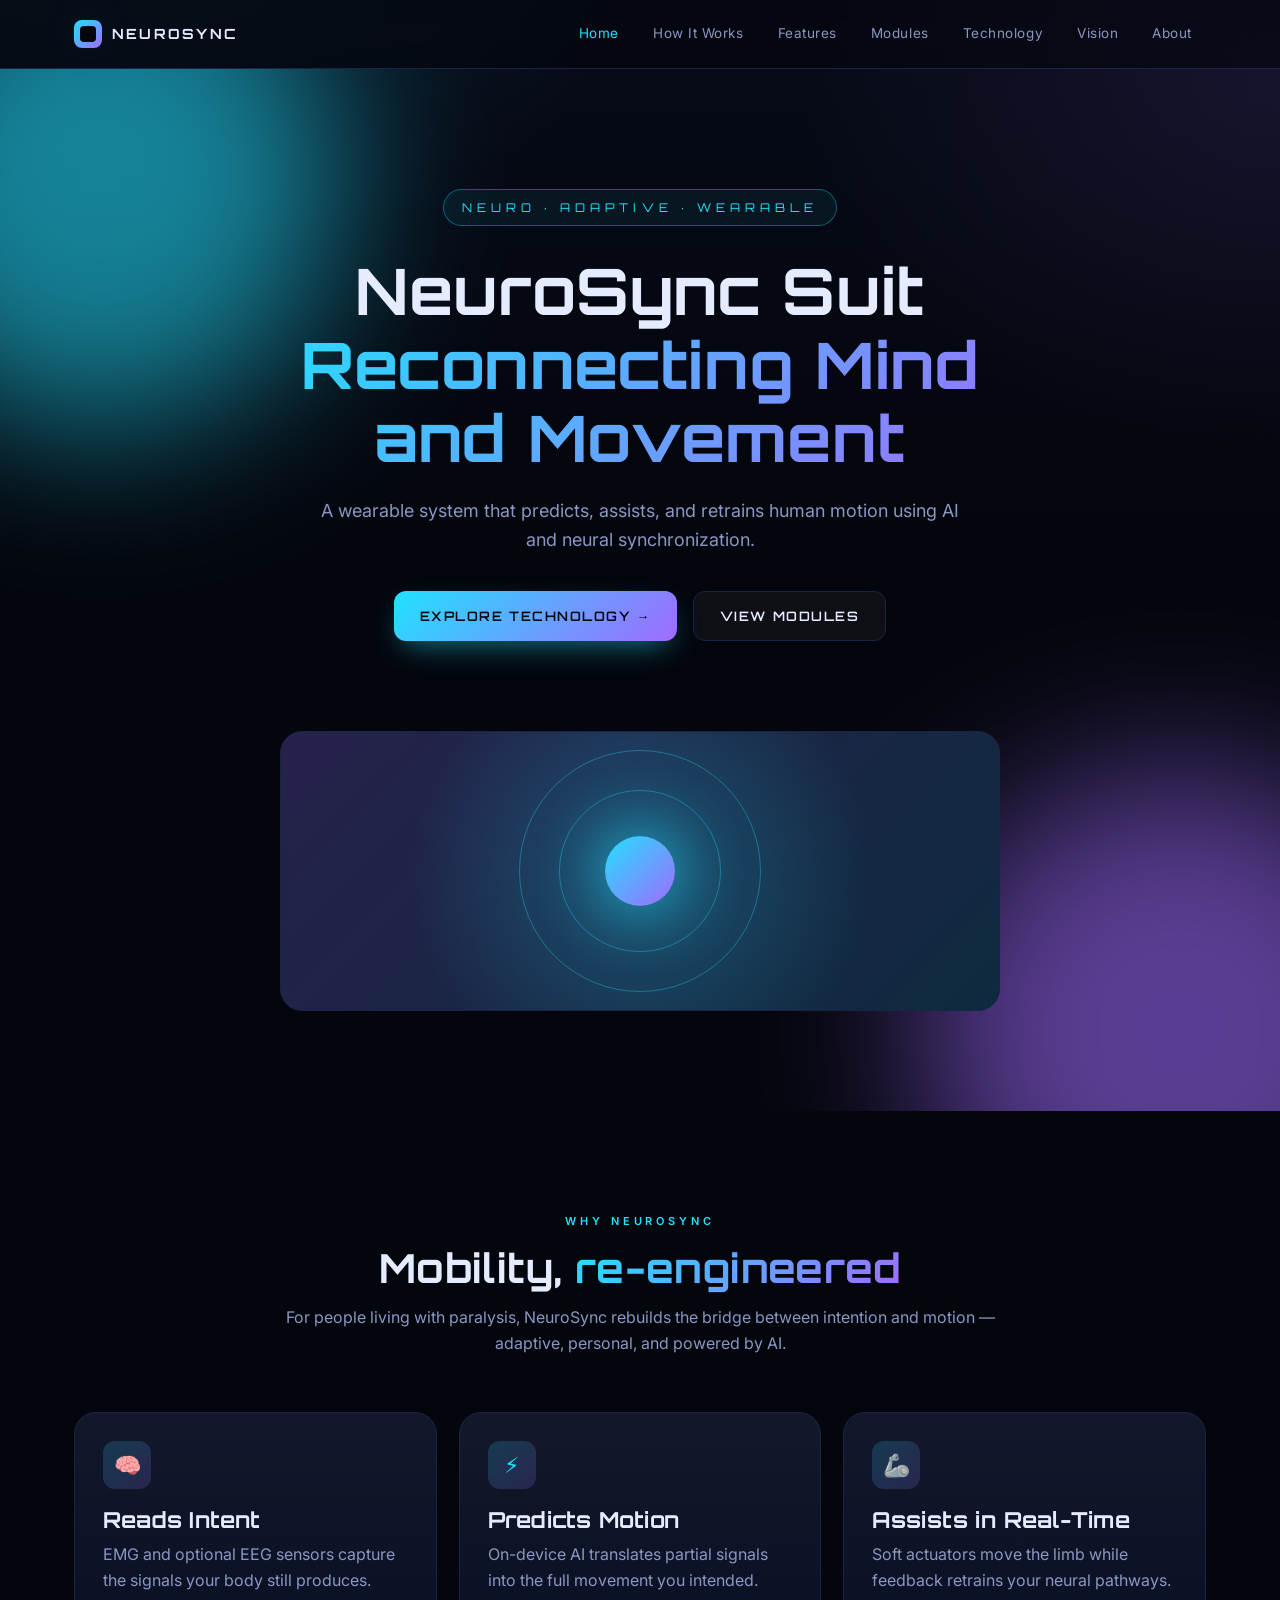
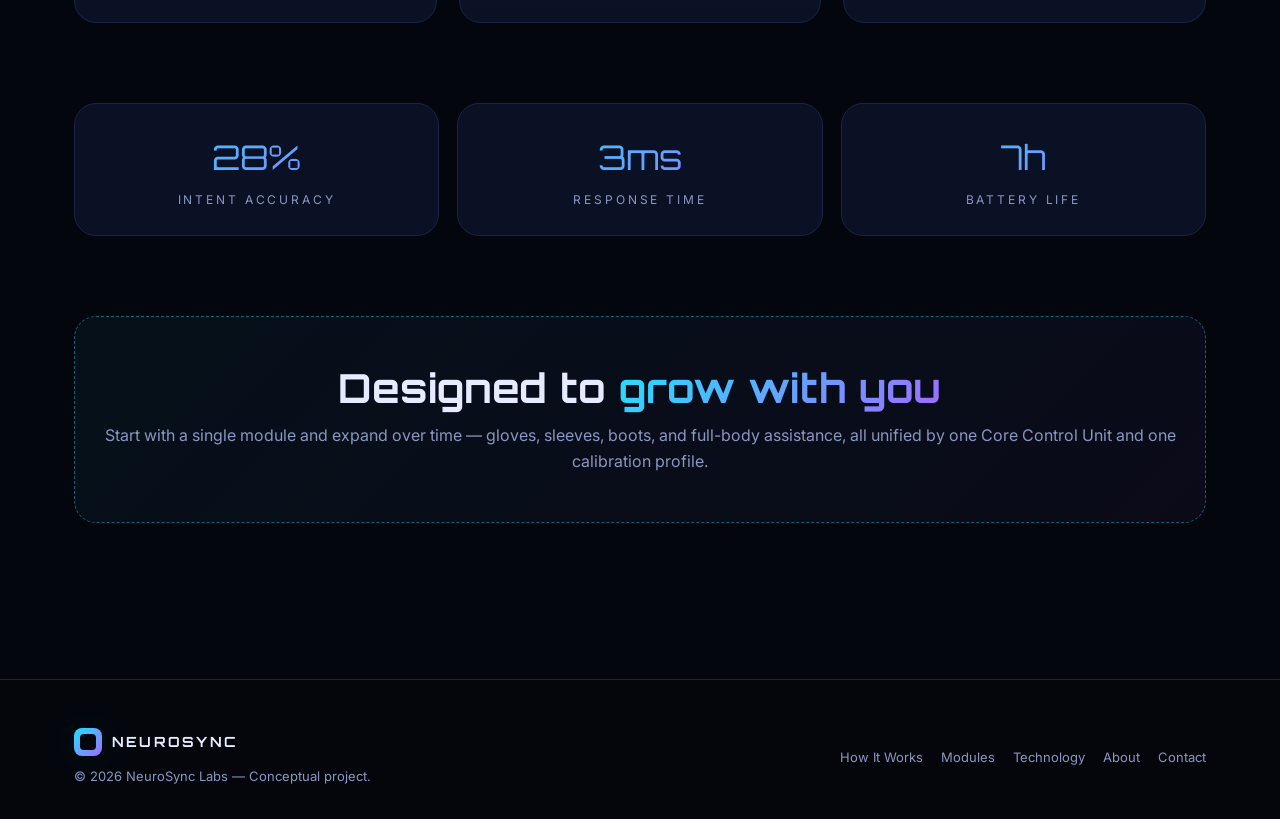
<file: index.html>
<!DOCTYPE html>
<html lang="en">
<head>
<meta charset="UTF-8" />
<meta name="viewport" content="width=device-width,initial-scale=1" />
<title>Reconnecting Mind and Movement — NeuroSync Suit</title>
<meta name="description" content="NeuroSync Suit — wearable AI that reconnects mind and movement." />
<link rel="preconnect" href="https://fonts.googleapis.com">
<link rel="preconnect" href="https://fonts.gstatic.com" crossorigin>
<link href="https://fonts.googleapis.com/css2?family=Orbitron:wght@500;700;800&family=Inter:wght@300;400;500;600&display=swap" rel="stylesheet">
<link rel="stylesheet" href="css/global.css" />
<link rel="stylesheet" href="css/index.css" />
</head>
<body>
  <header class="nav">
    <div class="container nav__inner">
      <a href="index.html" class="nav__logo">
        <span class="nav__logo-mark"></span>
        NeuroSync
      </a>
      <button class="nav__burger" aria-label="Menu" aria-expanded="false">☰</button>
      <nav class="nav__links">
        <a href="index.html" class="nav__link">Home</a>
        <a href="how-it-works.html" class="nav__link">How It Works</a>
        <a href="features.html" class="nav__link">Features</a>
        <a href="modules.html" class="nav__link">Modules</a>
        <a href="technology.html" class="nav__link">Technology</a>
        <a href="vision.html" class="nav__link">Vision</a>
        <a href="about.html" class="nav__link">About</a>
        
      </nav>
    </div>
  </header>
<main>
  <section class="hero">
    <div class="orb orb--cyan"></div>
    <div class="orb orb--purple"></div>
    <div class="container hero__inner">
      <span class="hero__tag reveal">Neuro · Adaptive · Wearable</span>
      <h1 class="reveal delay-1">NeuroSync Suit<br/><span class="gradient-text">Reconnecting Mind and Movement</span></h1>
      <p class="hero__desc reveal delay-2">A wearable system that predicts, assists, and retrains human motion using AI and neural synchronization.</p>
      <div class="hero__ctas reveal delay-3">
        <a href="how-it-works.html" class="btn btn--primary">Explore Technology →</a>
        <a href="modules.html" class="btn btn--ghost">View Modules</a>
      </div>
      <div class="hero__visual reveal delay-3"><div class="hero__core"></div></div>
    </div>
  </section>
  <section class="section">
    <div class="container">
      <div class="section__head reveal">
        <span class="eyebrow">Why NeuroSync</span>
        <h2>Mobility, <span class="gradient-text">re-engineered</span></h2>
        <p>For people living with paralysis, NeuroSync rebuilds the bridge between intention and motion — adaptive, personal, and powered by AI.</p>
      </div>
      <div class="grid grid-3">
        <div class="card reveal"><div class="card__icon">🧠</div><h3>Reads Intent</h3><p>EMG and optional EEG sensors capture the signals your body still produces.</p></div>
        <div class="card reveal delay-1"><div class="card__icon">⚡</div><h3>Predicts Motion</h3><p>On-device AI translates partial signals into the full movement you intended.</p></div>
        <div class="card reveal delay-2"><div class="card__icon">🦾</div><h3>Assists in Real-Time</h3><p>Soft actuators move the limb while feedback retrains your neural pathways.</p></div>
      </div>
      <div class="stats reveal">
        <div class="stat"><div class="stat__num" data-to="98" data-suffix="%">0%</div><div class="stat__label">Intent accuracy</div></div>
        <div class="stat"><div class="stat__num" data-to="12" data-suffix="ms">0ms</div><div class="stat__label">Response time</div></div>
        <div class="stat"><div class="stat__num" data-to="24" data-suffix="h">0h</div><div class="stat__label">Battery life</div></div>
      </div>
      <div class="expand reveal">
        <h2>Designed to <span class="gradient-text">grow with you</span></h2>
        <p>Start with a single module and expand over time — gloves, sleeves, boots, and full-body assistance, all unified by one Core Control Unit and one calibration profile.</p>
      </div>
    </div>
  </section>
</main>
  <footer class="footer">
    <div class="container footer__inner">
      <div>
        <a href="index.html" class="nav__logo"><span class="nav__logo-mark"></span> NeuroSync</a>
        <p class="footer__copy" style="margin-top:10px">© 2026 NeuroSync Labs — Conceptual project.</p>
      </div>
      <div class="footer__links">
        <a href="how-it-works.html">How It Works</a>
        <a href="modules.html">Modules</a>
        <a href="technology.html">Technology</a>
        <a href="about.html">About</a>
        <a href="contact.html">Contact</a>
      </div>
    </div>
  </footer>
<script src="js/global.js"></script>
<script src="js/index.js"></script>
</body>
</html>
</file>
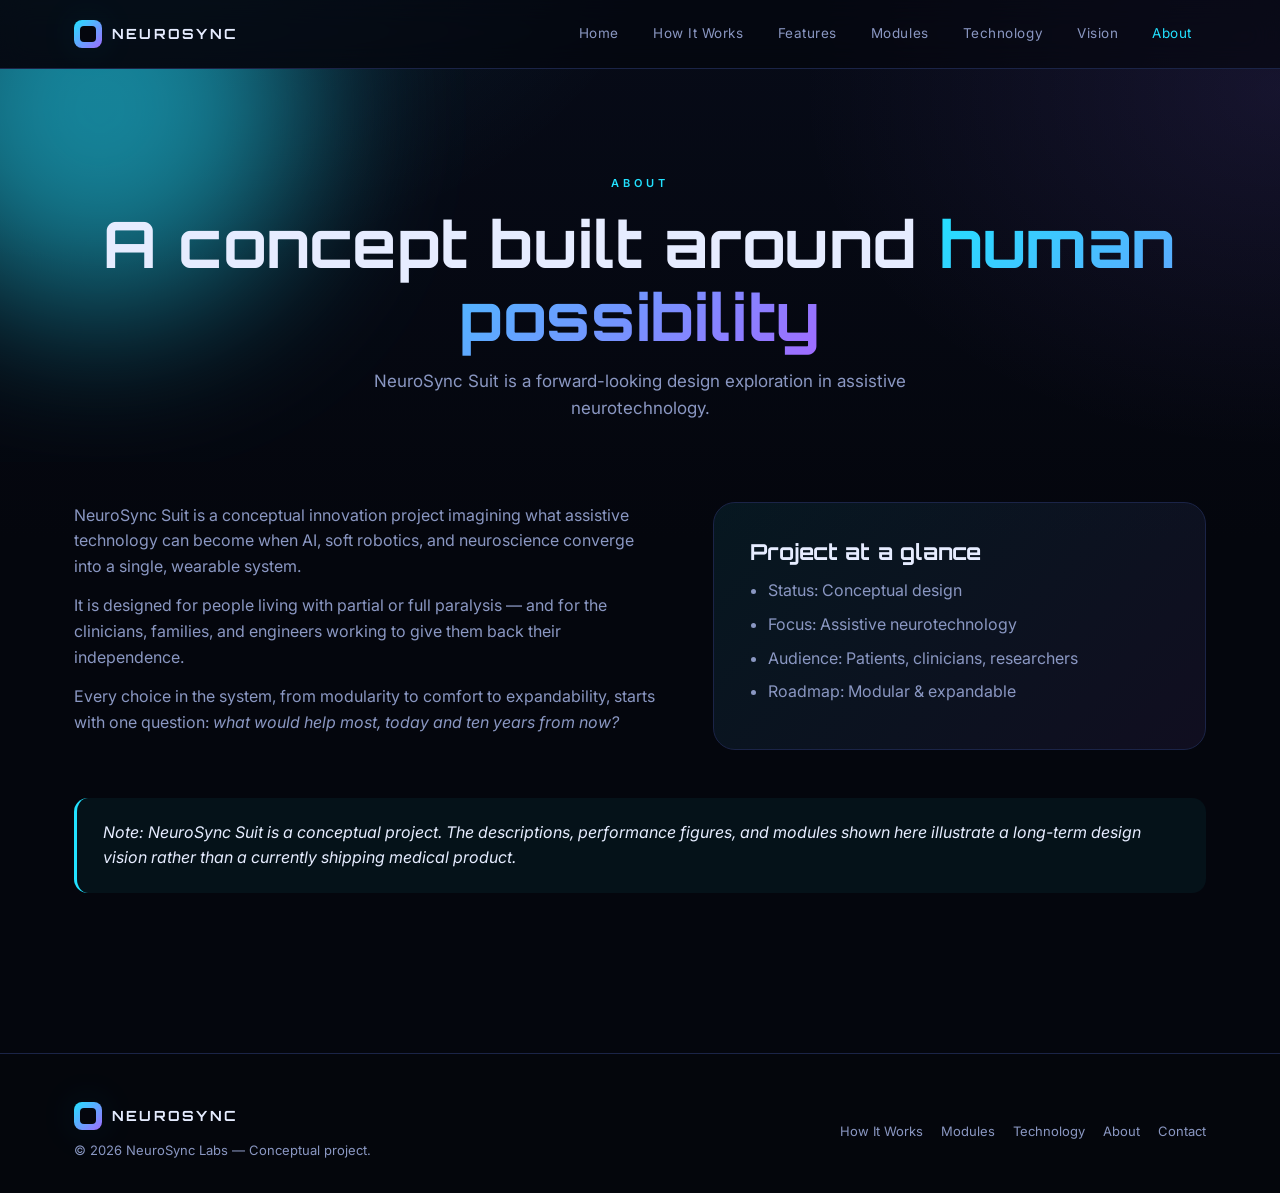
<file: about.html>
<!DOCTYPE html>
<html lang="en">
<head>
<meta charset="UTF-8" />
<meta name="viewport" content="width=device-width,initial-scale=1" />
<title>About — NeuroSync Suit</title>
<meta name="description" content="NeuroSync Suit — wearable AI that reconnects mind and movement." />
<link rel="preconnect" href="https://fonts.googleapis.com">
<link rel="preconnect" href="https://fonts.gstatic.com" crossorigin>
<link href="https://fonts.googleapis.com/css2?family=Orbitron:wght@500;700;800&family=Inter:wght@300;400;500;600&display=swap" rel="stylesheet">
<link rel="stylesheet" href="css/global.css" />
<link rel="stylesheet" href="css/about.css" />
</head>
<body>
  <header class="nav">
    <div class="container nav__inner">
      <a href="index.html" class="nav__logo">
        <span class="nav__logo-mark"></span>
        NeuroSync
      </a>
      <button class="nav__burger" aria-label="Menu" aria-expanded="false">☰</button>
      <nav class="nav__links">
        <a href="index.html" class="nav__link">Home</a>
        <a href="how-it-works.html" class="nav__link">How It Works</a>
        <a href="features.html" class="nav__link">Features</a>
        <a href="modules.html" class="nav__link">Modules</a>
        <a href="technology.html" class="nav__link">Technology</a>
        <a href="vision.html" class="nav__link">Vision</a>
        <a href="about.html" class="nav__link">About</a>
      
      </nav>
    </div>
  </header>
<main>
  <section class="page-hero">
    <div class="orb orb--cyan"></div>
    <div class="container">
      <span class="eyebrow reveal">About</span>
      <h1 class="reveal delay-1">A concept built around <span class="gradient-text">human possibility</span></h1>
      <p class="reveal delay-2">NeuroSync Suit is a forward-looking design exploration in assistive neurotechnology.</p>
    </div>
  </section>
  <section class="about">
    <div class="container">
      <div class="about__grid">
        <div class="about__text reveal">
          <p>NeuroSync Suit is a conceptual innovation project imagining what assistive technology can become when AI, soft robotics, and neuroscience converge into a single, wearable system.</p>
          <p>It is designed for people living with partial or full paralysis — and for the clinicians, families, and engineers working to give them back their independence.</p>
          <p>Every choice in the system, from modularity to comfort to expandability, starts with one question: <em>what would help most, today and ten years from now?</em></p>
        </div>
        <aside class="about__panel reveal delay-1">
          <h3>Project at a glance</h3>
          <ul><li>Status: Conceptual design</li><li>Focus: Assistive neurotechnology</li><li>Audience: Patients, clinicians, researchers</li><li>Roadmap: Modular &amp; expandable</li></ul>
        </aside>
      </div>
      <p class="note reveal">Note: NeuroSync Suit is a conceptual project. The descriptions, performance figures, and modules shown here illustrate a long-term design vision rather than a currently shipping medical product.</p>
    </div>
  </section>
</main>
  <footer class="footer">
    <div class="container footer__inner">
      <div>
        <a href="index.html" class="nav__logo"><span class="nav__logo-mark"></span> NeuroSync</a>
        <p class="footer__copy" style="margin-top:10px">© 2026 NeuroSync Labs — Conceptual project.</p>
      </div>
      <div class="footer__links">
        <a href="how-it-works.html">How It Works</a>
        <a href="modules.html">Modules</a>
        <a href="technology.html">Technology</a>
        <a href="about.html">About</a>
        <a href="contact.html">Contact</a>
      </div>
    </div>
  </footer>
<script src="js/global.js"></script>
<script src="js/about.js"></script>
</body>
</html>
</file>
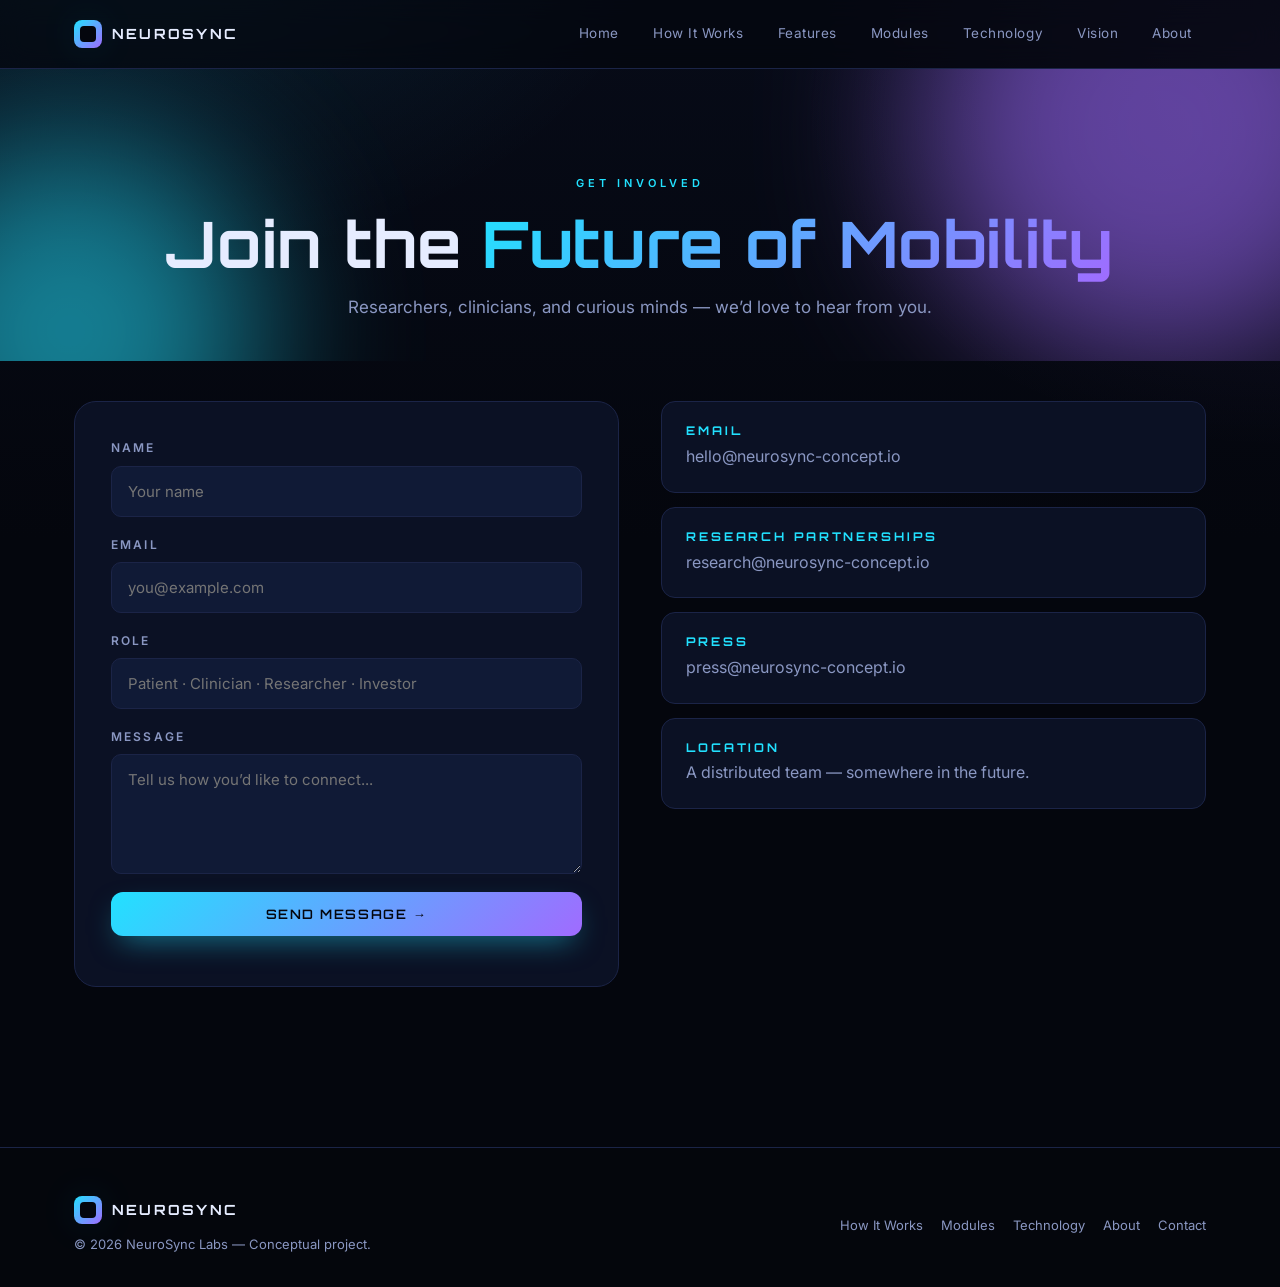
<file: contact.html>
<!DOCTYPE html>
<html lang="en">
<head>
<meta charset="UTF-8" />
<meta name="viewport" content="width=device-width,initial-scale=1" />
<title>Join the Future of Mobility — NeuroSync Suit</title>
<meta name="description" content="NeuroSync Suit — wearable AI that reconnects mind and movement." />
<link rel="preconnect" href="https://fonts.googleapis.com">
<link rel="preconnect" href="https://fonts.gstatic.com" crossorigin>
<link href="https://fonts.googleapis.com/css2?family=Orbitron:wght@500;700;800&family=Inter:wght@300;400;500;600&display=swap" rel="stylesheet">
<link rel="stylesheet" href="css/global.css" />
<link rel="stylesheet" href="css/contact.css" />
</head>
<body>
  <header class="nav">
    <div class="container nav__inner">
      <a href="index.html" class="nav__logo">
        <span class="nav__logo-mark"></span>
        NeuroSync
      </a>
      <button class="nav__burger" aria-label="Menu" aria-expanded="false">☰</button>
      <nav class="nav__links">
        <a href="index.html" class="nav__link">Home</a>
        <a href="how-it-works.html" class="nav__link">How It Works</a>
        <a href="features.html" class="nav__link">Features</a>
        <a href="modules.html" class="nav__link">Modules</a>
        <a href="technology.html" class="nav__link">Technology</a>
        <a href="vision.html" class="nav__link">Vision</a>
        <a href="about.html" class="nav__link">About</a>
      
      </nav>
    </div>
  </header>
<main>
  <section class="page-hero">
    <div class="orb orb--purple"></div>
    <div class="orb orb--cyan"></div>
    <div class="container">
      <span class="eyebrow reveal">Get Involved</span>
      <h1 class="reveal delay-1">Join the <span class="gradient-text">Future of Mobility</span></h1>
      <p class="reveal delay-2">Researchers, clinicians, and curious minds — we’d love to hear from you.</p>
    </div>
  </section>
  <section class="contact">
    <div class="container contact__wrap">
      <form class="form reveal" novalidate>
        <div class="field"><label for="name">Name</label><input id="name" type="text" name="name" required placeholder="Your name" /></div>
        <div class="field"><label for="email">Email</label><input id="email" type="email" name="email" required placeholder="you@example.com" /></div>
        <div class="field"><label for="role">Role</label><input id="role" type="text" name="role" placeholder="Patient · Clinician · Researcher · Investor" /></div>
        <div class="field"><label for="msg">Message</label><textarea id="msg" name="msg" required placeholder="Tell us how you’d like to connect..."></textarea></div>
        <button type="submit" class="btn btn--primary">Send Message →</button>
        <p class="form__msg" role="status"></p>
      </form>
      <div class="info reveal delay-1">
        <div class="info__item"><h4>Email</h4><p>hello@neurosync-concept.io</p></div>
        <div class="info__item"><h4>Research Partnerships</h4><p>research@neurosync-concept.io</p></div>
        <div class="info__item"><h4>Press</h4><p>press@neurosync-concept.io</p></div>
        <div class="info__item"><h4>Location</h4><p>A distributed team — somewhere in the future.</p></div>
      </div>
    </div>
  </section>
</main>
  <footer class="footer">
    <div class="container footer__inner">
      <div>
        <a href="index.html" class="nav__logo"><span class="nav__logo-mark"></span> NeuroSync</a>
        <p class="footer__copy" style="margin-top:10px">© 2026 NeuroSync Labs — Conceptual project.</p>
      </div>
      <div class="footer__links">
        <a href="how-it-works.html">How It Works</a>
        <a href="modules.html">Modules</a>
        <a href="technology.html">Technology</a>
        <a href="about.html">About</a>
        <a href="contact.html">Contact</a>
      </div>
    </div>
  </footer>
<script src="js/global.js"></script>
<script src="js/contact.js"></script>
</body>
</html>
</file>
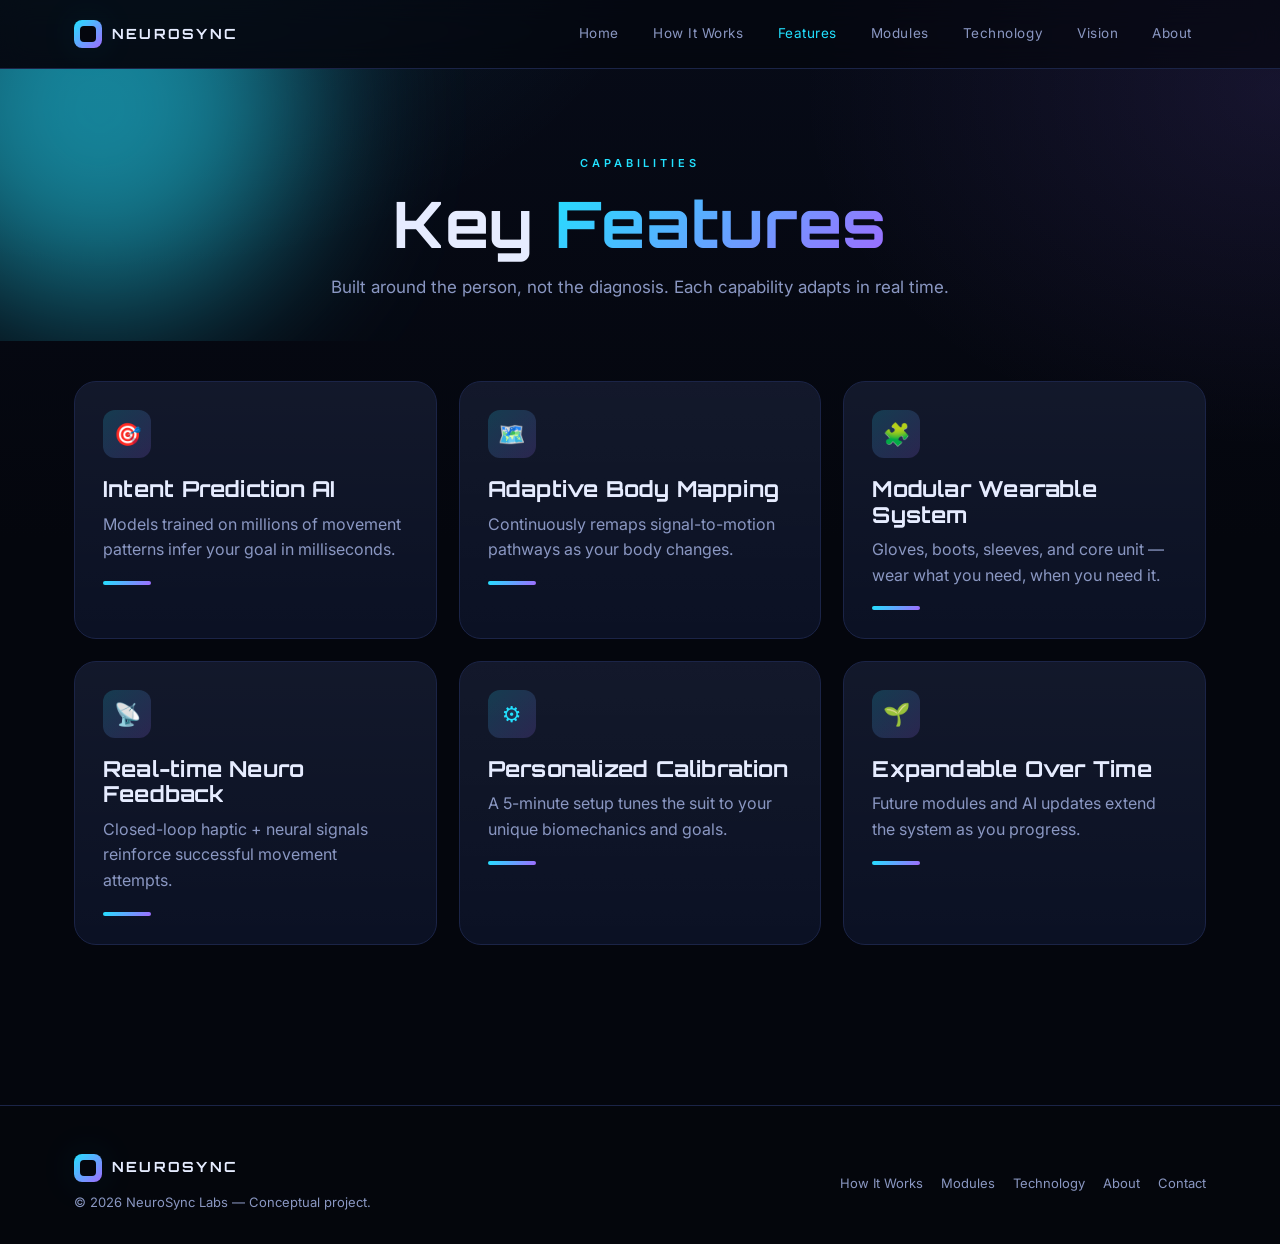
<file: features.html>
<!DOCTYPE html>
<html lang="en">
<head>
<meta charset="UTF-8" />
<meta name="viewport" content="width=device-width,initial-scale=1" />
<title>Key Features — NeuroSync Suit</title>
<meta name="description" content="NeuroSync Suit — wearable AI that reconnects mind and movement." />
<link rel="preconnect" href="https://fonts.googleapis.com">
<link rel="preconnect" href="https://fonts.gstatic.com" crossorigin>
<link href="https://fonts.googleapis.com/css2?family=Orbitron:wght@500;700;800&family=Inter:wght@300;400;500;600&display=swap" rel="stylesheet">
<link rel="stylesheet" href="css/global.css" />
<link rel="stylesheet" href="css/features.css" />
</head>
<body>
  <header class="nav">
    <div class="container nav__inner">
      <a href="index.html" class="nav__logo">
        <span class="nav__logo-mark"></span>
        NeuroSync
      </a>
      <button class="nav__burger" aria-label="Menu" aria-expanded="false">☰</button>
      <nav class="nav__links">
        <a href="index.html" class="nav__link">Home</a>
        <a href="how-it-works.html" class="nav__link">How It Works</a>
        <a href="features.html" class="nav__link">Features</a>
        <a href="modules.html" class="nav__link">Modules</a>
        <a href="technology.html" class="nav__link">Technology</a>
        <a href="vision.html" class="nav__link">Vision</a>
        <a href="about.html" class="nav__link">About</a>
        
      </nav>
    </div>
  </header>
<main>
  <section class="page-hero">
    <div class="orb orb--cyan"></div>
    <div class="container">
      <span class="eyebrow reveal">Capabilities</span>
      <h1 class="reveal delay-1">Key <span class="gradient-text">Features</span></h1>
      <p class="reveal delay-2">Built around the person, not the diagnosis. Each capability adapts in real time.</p>
    </div>
  </section>
  <section class="features">
    <div class="container">
      <div class="grid grid-3">
        <div class="card reveal"><div class="card__icon">🎯</div><h3>Intent Prediction AI</h3><p>Models trained on millions of movement patterns infer your goal in milliseconds.</p><div class="feature__bar"></div></div>
        <div class="card reveal delay-1"><div class="card__icon">🗺️</div><h3>Adaptive Body Mapping</h3><p>Continuously remaps signal-to-motion pathways as your body changes.</p><div class="feature__bar"></div></div>
        <div class="card reveal delay-2"><div class="card__icon">🧩</div><h3>Modular Wearable System</h3><p>Gloves, boots, sleeves, and core unit — wear what you need, when you need it.</p><div class="feature__bar"></div></div>
        <div class="card reveal"><div class="card__icon">📡</div><h3>Real-time Neuro Feedback</h3><p>Closed-loop haptic + neural signals reinforce successful movement attempts.</p><div class="feature__bar"></div></div>
        <div class="card reveal delay-1"><div class="card__icon">⚙️</div><h3>Personalized Calibration</h3><p>A 5-minute setup tunes the suit to your unique biomechanics and goals.</p><div class="feature__bar"></div></div>
        <div class="card reveal delay-2"><div class="card__icon">🌱</div><h3>Expandable Over Time</h3><p>Future modules and AI updates extend the system as you progress.</p><div class="feature__bar"></div></div>
      </div>
    </div>
  </section>
</main>
  <footer class="footer">
    <div class="container footer__inner">
      <div>
        <a href="index.html" class="nav__logo"><span class="nav__logo-mark"></span> NeuroSync</a>
        <p class="footer__copy" style="margin-top:10px">© 2026 NeuroSync Labs — Conceptual project.</p>
      </div>
      <div class="footer__links">
        <a href="how-it-works.html">How It Works</a>
        <a href="modules.html">Modules</a>
        <a href="technology.html">Technology</a>
        <a href="about.html">About</a>
        <a href="contact.html">Contact</a>
      </div>
    </div>
  </footer>
<script src="js/global.js"></script>
<script src="js/features.js"></script>
</body>
</html>
</file>
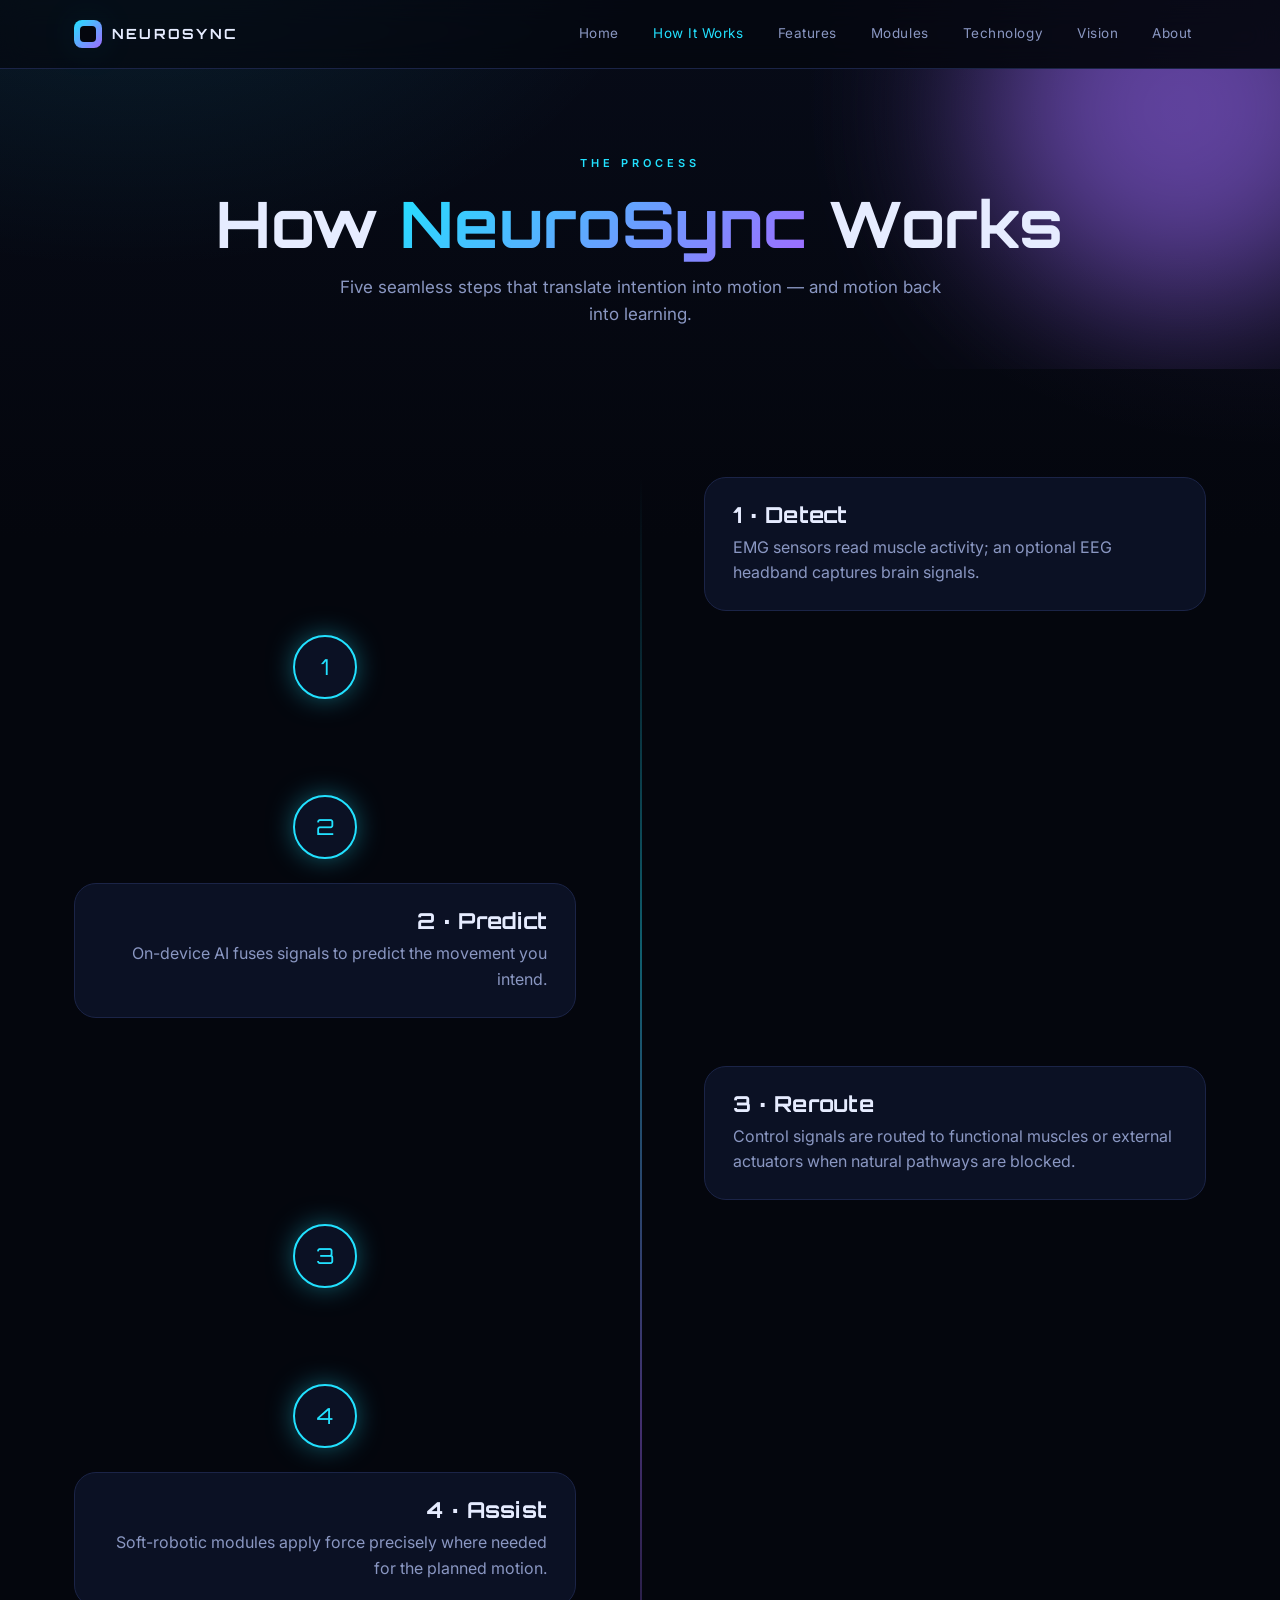
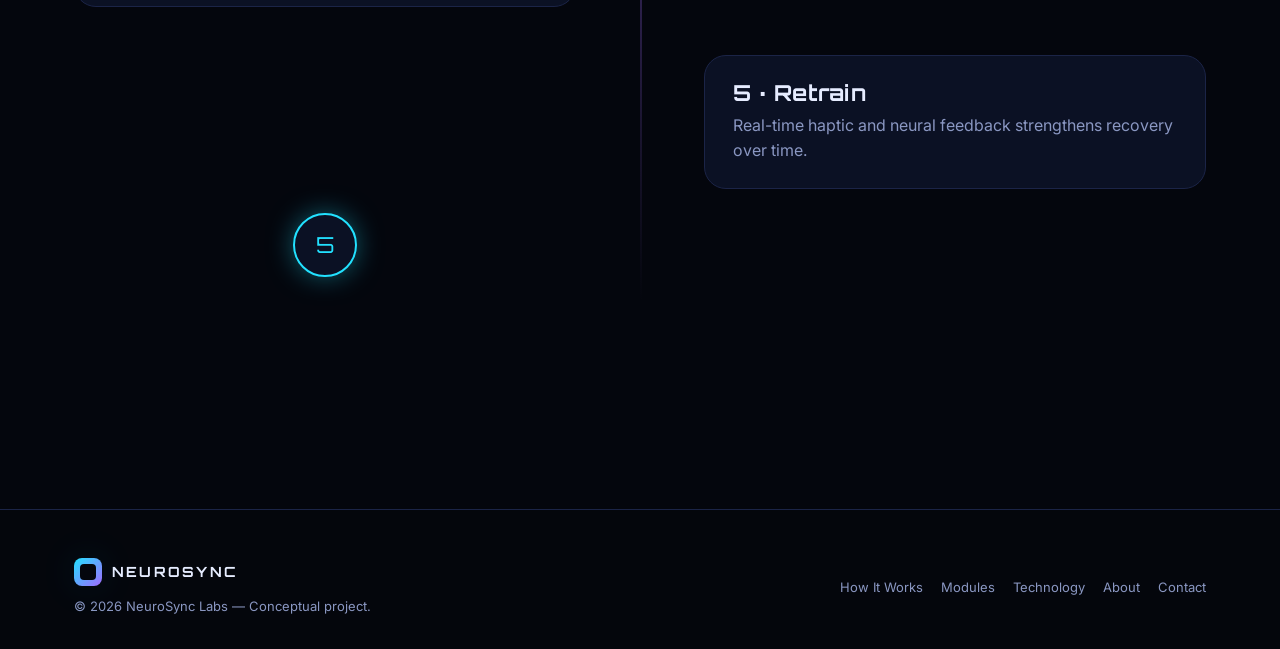
<file: how-it-works.html>
<!DOCTYPE html>
<html lang="en">
<head>
<meta charset="UTF-8" />
<meta name="viewport" content="width=device-width,initial-scale=1" />
<title>How It Works — NeuroSync Suit</title>
<meta name="description" content="NeuroSync Suit — wearable AI that reconnects mind and movement." />
<link rel="preconnect" href="https://fonts.googleapis.com">
<link rel="preconnect" href="https://fonts.gstatic.com" crossorigin>
<link href="https://fonts.googleapis.com/css2?family=Orbitron:wght@500;700;800&family=Inter:wght@300;400;500;600&display=swap" rel="stylesheet">
<link rel="stylesheet" href="css/global.css" />
<link rel="stylesheet" href="css/how-it-works.css" />
</head>
<body>
  <header class="nav">
    <div class="container nav__inner">
      <a href="index.html" class="nav__logo">
        <span class="nav__logo-mark"></span>
        NeuroSync
      </a>
      <button class="nav__burger" aria-label="Menu" aria-expanded="false">☰</button>
      <nav class="nav__links">
        <a href="index.html" class="nav__link">Home</a>
        <a href="how-it-works.html" class="nav__link">How It Works</a>
        <a href="features.html" class="nav__link">Features</a>
        <a href="modules.html" class="nav__link">Modules</a>
        <a href="technology.html" class="nav__link">Technology</a>
        <a href="vision.html" class="nav__link">Vision</a>
        <a href="about.html" class="nav__link">About</a>
        
      </nav>
    </div>
  </header>
<main>
  <section class="page-hero">
    <div class="orb orb--purple"></div>
    <div class="container">
      <span class="eyebrow reveal">The Process</span>
      <h1 class="reveal delay-1">How <span class="gradient-text">NeuroSync</span> Works</h1>
      <p class="reveal delay-2">Five seamless steps that translate intention into motion — and motion back into learning.</p>
    </div>
  </section>
  <section class="steps">
    <div class="container" style="position:relative">
      <div class="steps__line"></div>
      <div class="step reveal"><div class="step__card"><h3>1 · Detect</h3><p>EMG sensors read muscle activity; an optional EEG headband captures brain signals.</p></div><div class="step__num">1</div><div class="step__spacer"></div></div>
      <div class="step reveal"><div class="step__spacer"></div><div class="step__num">2</div><div class="step__card"><h3>2 · Predict</h3><p>On-device AI fuses signals to predict the movement you intend.</p></div></div>
      <div class="step reveal"><div class="step__card"><h3>3 · Reroute</h3><p>Control signals are routed to functional muscles or external actuators when natural pathways are blocked.</p></div><div class="step__num">3</div><div class="step__spacer"></div></div>
      <div class="step reveal"><div class="step__spacer"></div><div class="step__num">4</div><div class="step__card"><h3>4 · Assist</h3><p>Soft-robotic modules apply force precisely where needed for the planned motion.</p></div></div>
      <div class="step reveal"><div class="step__card"><h3>5 · Retrain</h3><p>Real-time haptic and neural feedback strengthens recovery over time.</p></div><div class="step__num">5</div><div class="step__spacer"></div></div>
    </div>
  </section>
</main>
  <footer class="footer">
    <div class="container footer__inner">
      <div>
        <a href="index.html" class="nav__logo"><span class="nav__logo-mark"></span> NeuroSync</a>
        <p class="footer__copy" style="margin-top:10px">© 2026 NeuroSync Labs — Conceptual project.</p>
      </div>
      <div class="footer__links">
        <a href="how-it-works.html">How It Works</a>
        <a href="modules.html">Modules</a>
        <a href="technology.html">Technology</a>
        <a href="about.html">About</a>
        <a href="contact.html">Contact</a>
      </div>
    </div>
  </footer>
<script src="js/global.js"></script>
<script src="js/how-it-works.js"></script>
</body>
</html>
</file>
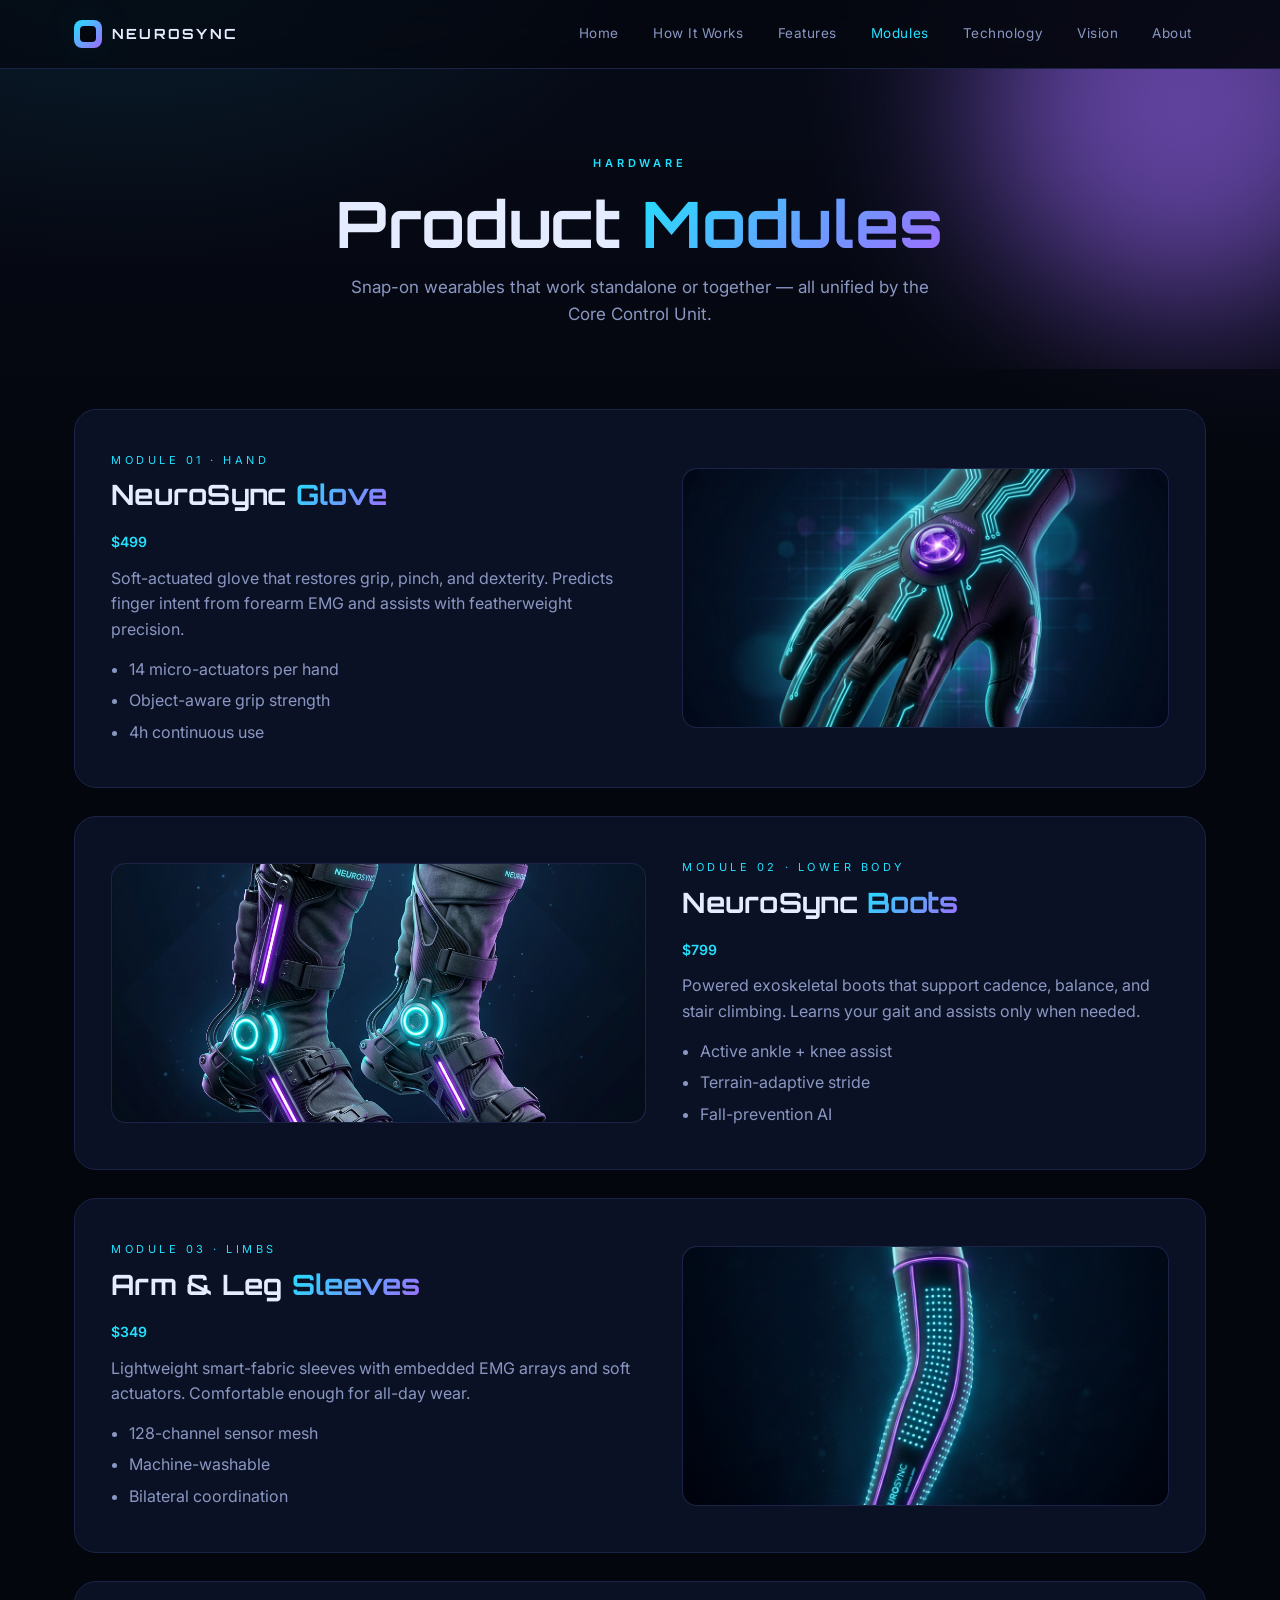
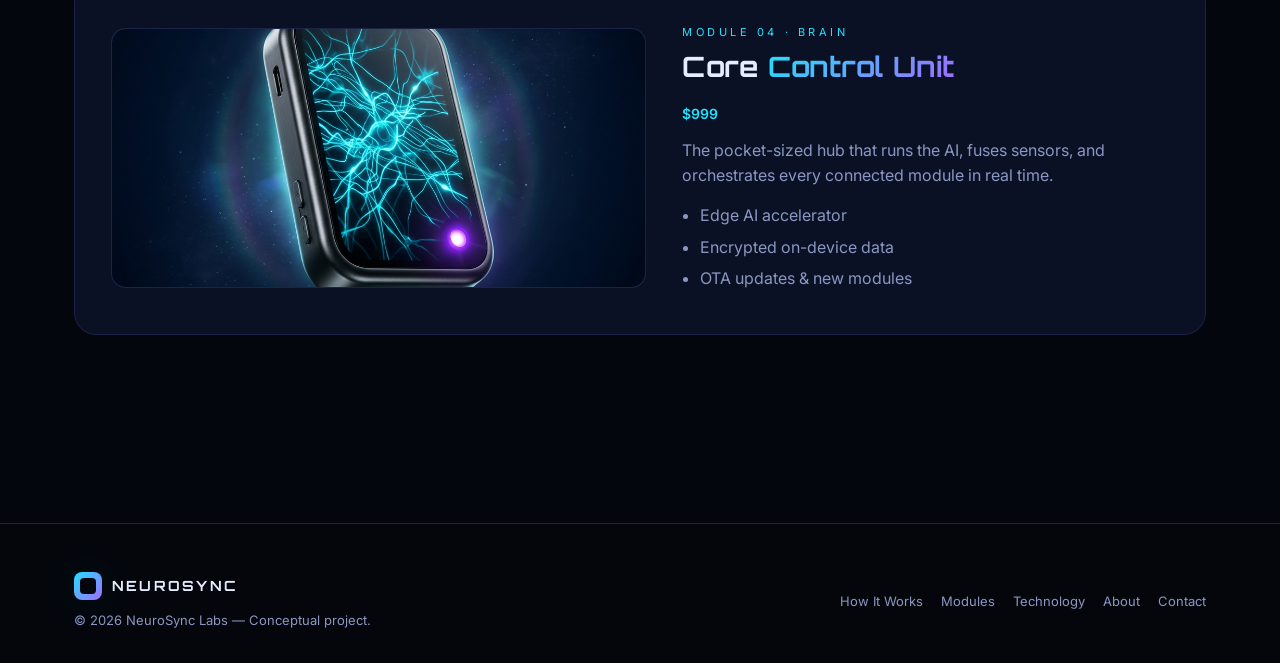
<file: modules.html>
<!DOCTYPE html>
<html lang="en">
<head>
<meta charset="UTF-8" />
<meta name="viewport" content="width=device-width,initial-scale=1" />
<title>Product Modules — NeuroSync Suit</title>
<meta name="description" content="NeuroSync Suit — wearable AI that reconnects mind and movement." />
<link rel="preconnect" href="https://fonts.googleapis.com">
<link rel="preconnect" href="https://fonts.gstatic.com" crossorigin>
<link href="https://fonts.googleapis.com/css2?family=Orbitron:wght@500;700;800&family=Inter:wght@300;400;500;600&display=swap" rel="stylesheet">
<link rel="stylesheet" href="css/global.css" />
<link rel="stylesheet" href="css/modules.css" />
</head>
<body>
  <header class="nav">
    <div class="container nav__inner">
      <a href="index.html" class="nav__logo">
        <span class="nav__logo-mark"></span>
        NeuroSync
      </a>
      <button class="nav__burger" aria-label="Menu" aria-expanded="false">☰</button>
      <nav class="nav__links">
        <a href="index.html" class="nav__link">Home</a>
        <a href="how-it-works.html" class="nav__link">How It Works</a>
        <a href="features.html" class="nav__link">Features</a>
        <a href="modules.html" class="nav__link">Modules</a>
        <a href="technology.html" class="nav__link">Technology</a>
        <a href="vision.html" class="nav__link">Vision</a>
        <a href="about.html" class="nav__link">About</a>
      </nav>
    </div>
  </header>

<main>
  <section class="page-hero">
    <div class="orb orb--purple"></div>
    <div class="container">
      <span class="eyebrow reveal">Hardware</span>
      <h1 class="reveal delay-1">Product <span class="gradient-text">Modules</span></h1>
      <p class="reveal delay-2">Snap-on wearables that work standalone or together — all unified by the Core Control Unit.</p>
    </div>
  </section>

  <section class="modules">
    <div class="container">

      <article class="module reveal">
        <div>
          <span class="module__tag">Module 01 · Hand</span>
          <h2>NeuroSync <span class="gradient-text">Glove</span></h2>
          <span class="module__price">$499</span>
          <p>Soft-actuated glove that restores grip, pinch, and dexterity. Predicts finger intent from forearm EMG and assists with featherweight precision.</p>
          <ul>
            <li>14 micro-actuators per hand</li>
            <li>Object-aware grip strength</li>
            <li>4h continuous use</li>
          </ul>
        </div>
        <div class="module__visual">
          <img src="images/glove.png" alt="NeuroSync Glove" loading="lazy" />
        </div>
      </article>

      <article class="module reveal">
        <div>
          <span class="module__tag">Module 02 · Lower Body</span>
          <h2>NeuroSync <span class="gradient-text">Boots</span></h2>
          <span class="module__price">$799</span>
          <p>Powered exoskeletal boots that support cadence, balance, and stair climbing. Learns your gait and assists only when needed.</p>
          <ul>
            <li>Active ankle + knee assist</li>
            <li>Terrain-adaptive stride</li>
            <li>Fall-prevention AI</li>
          </ul>
        </div>
        <div class="module__visual">
          <img src="images/boots.png" alt="NeuroSync Boots" loading="lazy" />
        </div>
      </article>

      <article class="module reveal">
        <div>
          <span class="module__tag">Module 03 · Limbs</span>
          <h2>Arm &amp; Leg <span class="gradient-text">Sleeves</span></h2>
          <span class="module__price">$349</span>
          <p>Lightweight smart-fabric sleeves with embedded EMG arrays and soft actuators. Comfortable enough for all-day wear.</p>
          <ul>
            <li>128-channel sensor mesh</li>
            <li>Machine-washable</li>
            <li>Bilateral coordination</li>
          </ul>
        </div>
        <div class="module__visual">
          <img src="images/sleeve.png" alt="Arm and Leg Sleeves" loading="lazy" />
        </div>
      </article>

      <article class="module reveal">
        <div>
          <span class="module__tag">Module 04 · Brain</span>
          <h2>Core <span class="gradient-text">Control Unit</span></h2>
          <span class="module__price">$999</span>
          <p>The pocket-sized hub that runs the AI, fuses sensors, and orchestrates every connected module in real time.</p>
          <ul>
            <li>Edge AI accelerator</li>
            <li>Encrypted on-device data</li>
            <li>OTA updates &amp; new modules</li>
          </ul>
        </div>
        <div class="module__visual">
          <img src="images/core.png" alt="Core Control Unit" loading="lazy" />
        </div>
      </article>

    </div>
  </section>
</main>

  <footer class="footer">
    <div class="container footer__inner">
      <div>
        <a href="index.html" class="nav__logo"><span class="nav__logo-mark"></span> NeuroSync</a>
        <p class="footer__copy" style="margin-top:10px">© 2026 NeuroSync Labs — Conceptual project.</p>
      </div>
      <div class="footer__links">
        <a href="how-it-works.html">How It Works</a>
        <a href="modules.html">Modules</a>
        <a href="technology.html">Technology</a>
        <a href="about.html">About</a>
        <a href="contact.html">Contact</a>
      </div>
    </div>
  </footer>

<script src="js/global.js"></script>
<script src="js/modules.js"></script>
</body>
</html>
</file>
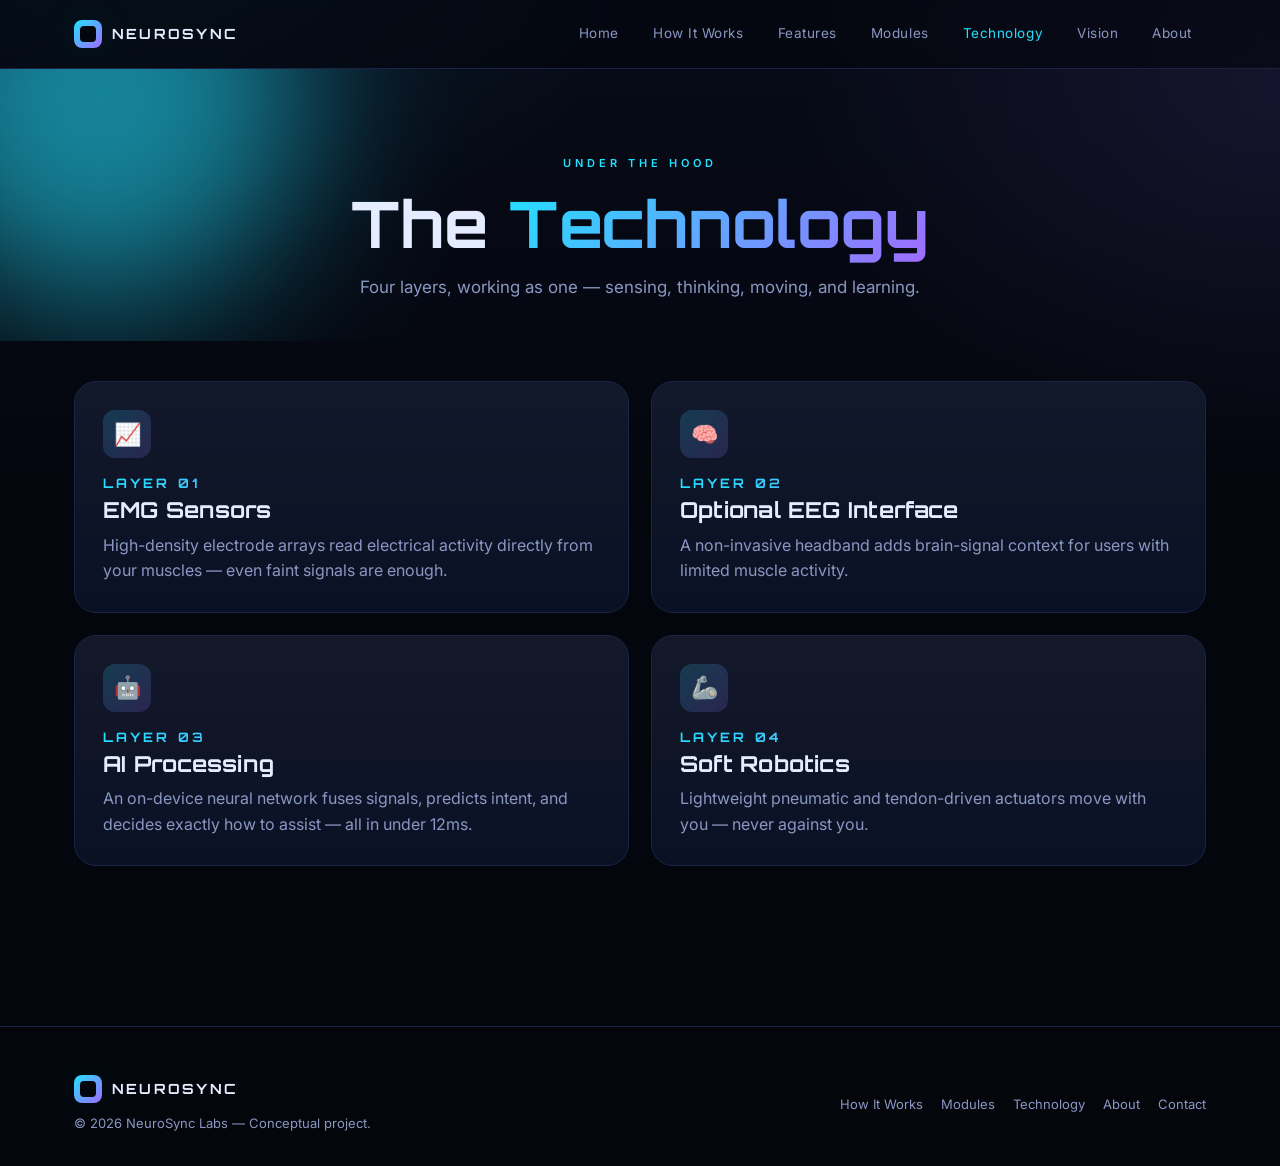
<file: technology.html>
<!DOCTYPE html>
<html lang="en">
<head>
<meta charset="UTF-8" />
<meta name="viewport" content="width=device-width,initial-scale=1" />
<title>Technology — NeuroSync Suit</title>
<meta name="description" content="NeuroSync Suit — wearable AI that reconnects mind and movement." />
<link rel="preconnect" href="https://fonts.googleapis.com">
<link rel="preconnect" href="https://fonts.gstatic.com" crossorigin>
<link href="https://fonts.googleapis.com/css2?family=Orbitron:wght@500;700;800&family=Inter:wght@300;400;500;600&display=swap" rel="stylesheet">
<link rel="stylesheet" href="css/global.css" />
<link rel="stylesheet" href="css/technology.css" />
</head>
<body>
  <header class="nav">
    <div class="container nav__inner">
      <a href="index.html" class="nav__logo">
        <span class="nav__logo-mark"></span>
        NeuroSync
      </a>
      <button class="nav__burger" aria-label="Menu" aria-expanded="false">☰</button>
      <nav class="nav__links">
        <a href="index.html" class="nav__link">Home</a>
        <a href="how-it-works.html" class="nav__link">How It Works</a>
        <a href="features.html" class="nav__link">Features</a>
        <a href="modules.html" class="nav__link">Modules</a>
        <a href="technology.html" class="nav__link">Technology</a>
        <a href="vision.html" class="nav__link">Vision</a>
        <a href="about.html" class="nav__link">About</a>
        
      </nav>
    </div>
  </header>
<main>
  <section class="page-hero">
    <div class="orb orb--cyan"></div>
    <div class="container">
      <span class="eyebrow reveal">Under the Hood</span>
      <h1 class="reveal delay-1">The <span class="gradient-text">Technology</span></h1>
      <p class="reveal delay-2">Four layers, working as one — sensing, thinking, moving, and learning.</p>
    </div>
  </section>
  <section class="tech">
    <div class="container">
      <div class="grid grid-2">
        <div class="card reveal"><div class="card__icon">📈</div><h3><span class="gradient-text">Layer 01</span>EMG Sensors</h3><p>High-density electrode arrays read electrical activity directly from your muscles — even faint signals are enough.</p></div>
        <div class="card reveal delay-1"><div class="card__icon">🧠</div><h3><span class="gradient-text">Layer 02</span>Optional EEG Interface</h3><p>A non-invasive headband adds brain-signal context for users with limited muscle activity.</p></div>
        <div class="card reveal"><div class="card__icon">🤖</div><h3><span class="gradient-text">Layer 03</span>AI Processing</h3><p>An on-device neural network fuses signals, predicts intent, and decides exactly how to assist — all in under 12ms.</p></div>
        <div class="card reveal delay-1"><div class="card__icon">🦾</div><h3><span class="gradient-text">Layer 04</span>Soft Robotics</h3><p>Lightweight pneumatic and tendon-driven actuators move with you — never against you.</p></div>
      </div>
    </div>
  </section>
</main>
  <footer class="footer">
    <div class="container footer__inner">
      <div>
        <a href="index.html" class="nav__logo"><span class="nav__logo-mark"></span> NeuroSync</a>
        <p class="footer__copy" style="margin-top:10px">© 2026 NeuroSync Labs — Conceptual project.</p>
      </div>
      <div class="footer__links">
        <a href="how-it-works.html">How It Works</a>
        <a href="modules.html">Modules</a>
        <a href="technology.html">Technology</a>
        <a href="about.html">About</a>
        <a href="contact.html">Contact</a>
      </div>
    </div>
  </footer>
<script src="js/global.js"></script>
<script src="js/technology.js"></script>
</body>
</html>
</file>
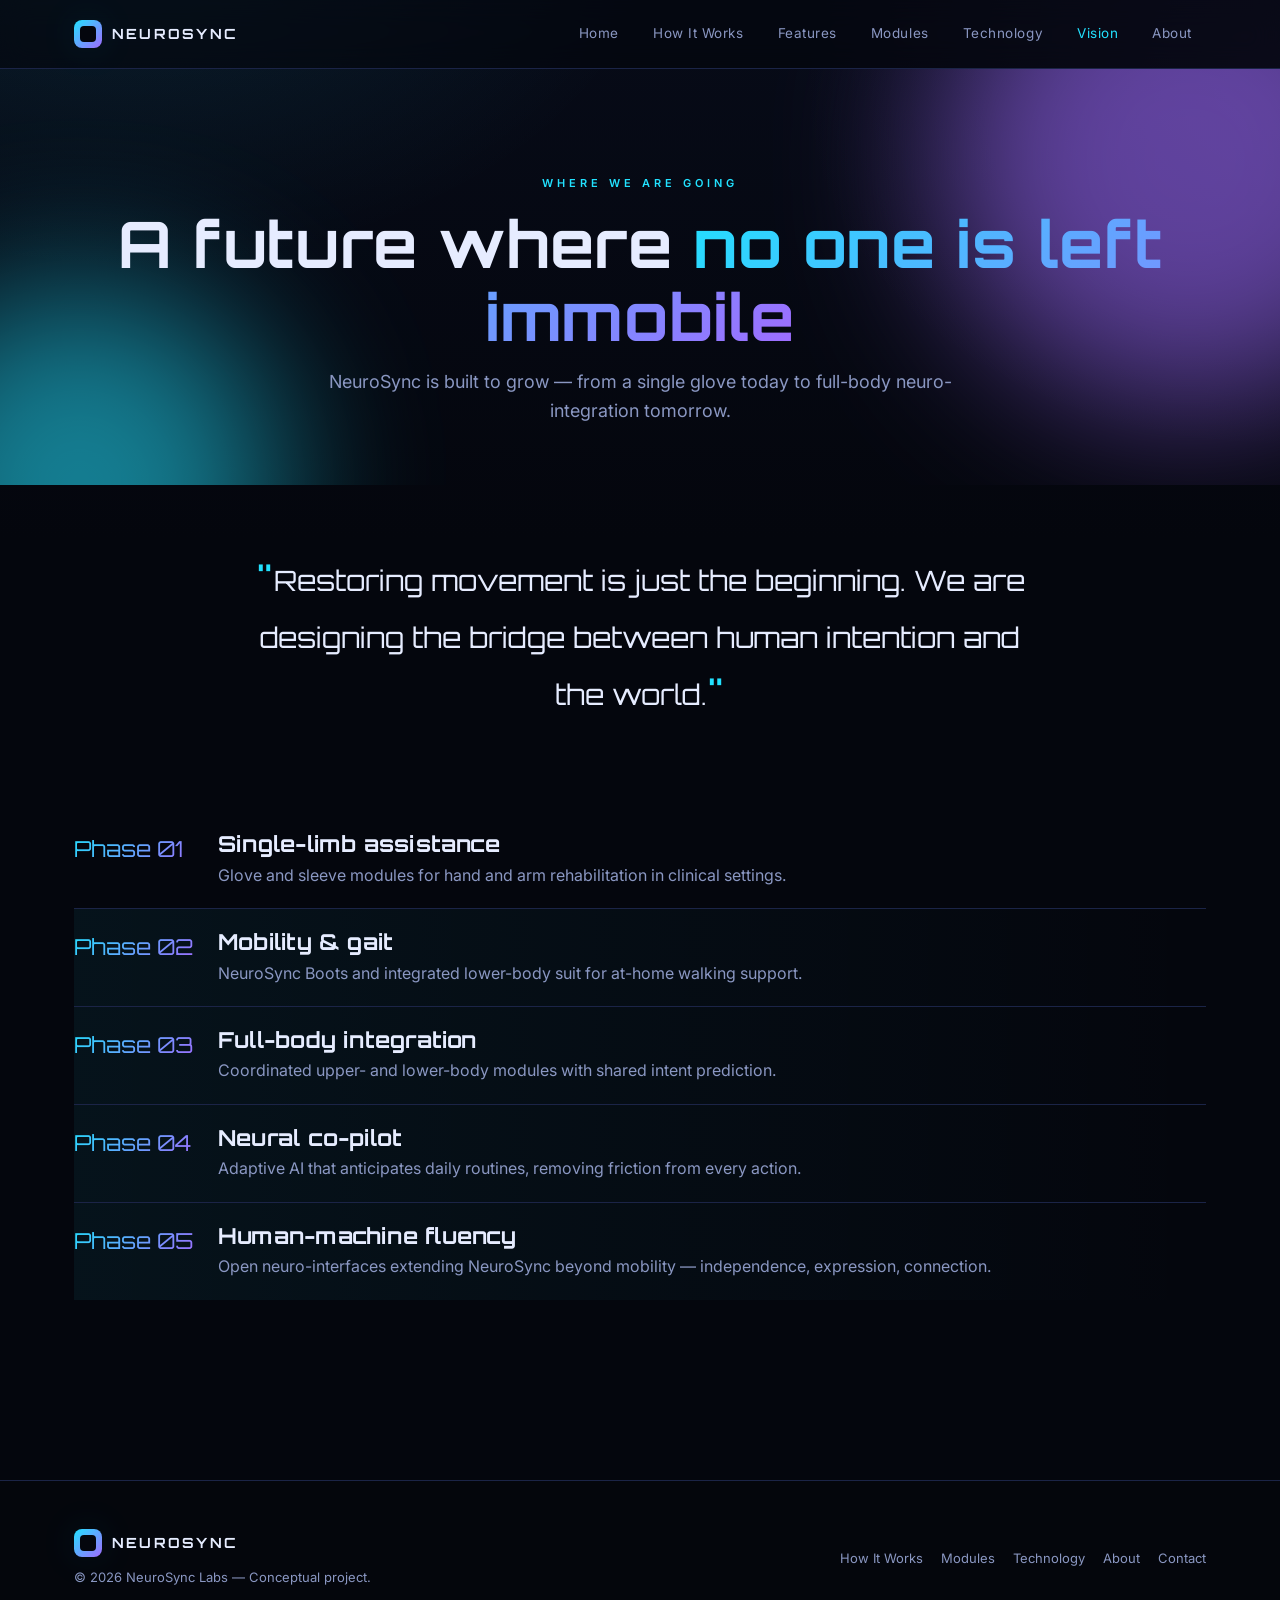
<file: vision.html>
<!DOCTYPE html>
<html lang="en">
<head>
<meta charset="UTF-8" />
<meta name="viewport" content="width=device-width,initial-scale=1" />
<title>Vision — NeuroSync Suit</title>
<meta name="description" content="NeuroSync Suit — wearable AI that reconnects mind and movement." />
<link rel="preconnect" href="https://fonts.googleapis.com">
<link rel="preconnect" href="https://fonts.gstatic.com" crossorigin>
<link href="https://fonts.googleapis.com/css2?family=Orbitron:wght@500;700;800&family=Inter:wght@300;400;500;600&display=swap" rel="stylesheet">
<link rel="stylesheet" href="css/global.css" />
<link rel="stylesheet" href="css/vision.css" />
</head>
<body>
  <header class="nav">
    <div class="container nav__inner">
      <a href="index.html" class="nav__logo">
        <span class="nav__logo-mark"></span>
        NeuroSync
      </a>
      <button class="nav__burger" aria-label="Menu" aria-expanded="false">☰</button>
      <nav class="nav__links">
        <a href="index.html" class="nav__link">Home</a>
        <a href="how-it-works.html" class="nav__link">How It Works</a>
        <a href="features.html" class="nav__link">Features</a>
        <a href="modules.html" class="nav__link">Modules</a>
        <a href="technology.html" class="nav__link">Technology</a>
        <a href="vision.html" class="nav__link">Vision</a>
        <a href="about.html" class="nav__link">About</a>
        
      </nav>
    </div>
  </header>
<main>
  <section class="page-hero">
    <div class="orb orb--purple"></div>
    <div class="orb orb--cyan"></div>
    <div class="container">
      <span class="eyebrow reveal">Where We Are Going</span>
      <h1 class="reveal delay-1">A future where <span class="gradient-text">no one is left immobile</span></h1>
      <p class="reveal delay-2">NeuroSync is built to grow — from a single glove today to full-body neuro-integration tomorrow.</p>
    </div>
  </section>
  <section class="vision">
    <div class="container">
      <p class="vision__quote reveal">Restoring movement is just the beginning. We are designing the bridge between human intention and the world.</p>
      <div class="timeline">
        <div class="tl-item reveal"><div class="tl-year">Phase 01</div><div><h3>Single-limb assistance</h3><p>Glove and sleeve modules for hand and arm rehabilitation in clinical settings.</p></div></div>
        <div class="tl-item reveal"><div class="tl-year">Phase 02</div><div><h3>Mobility &amp; gait</h3><p>NeuroSync Boots and integrated lower-body suit for at-home walking support.</p></div></div>
        <div class="tl-item reveal"><div class="tl-year">Phase 03</div><div><h3>Full-body integration</h3><p>Coordinated upper- and lower-body modules with shared intent prediction.</p></div></div>
        <div class="tl-item reveal"><div class="tl-year">Phase 04</div><div><h3>Neural co-pilot</h3><p>Adaptive AI that anticipates daily routines, removing friction from every action.</p></div></div>
        <div class="tl-item reveal"><div class="tl-year">Phase 05</div><div><h3>Human-machine fluency</h3><p>Open neuro-interfaces extending NeuroSync beyond mobility — independence, expression, connection.</p></div></div>
      </div>
    </div>
  </section>
</main>
  <footer class="footer">
    <div class="container footer__inner">
      <div>
        <a href="index.html" class="nav__logo"><span class="nav__logo-mark"></span> NeuroSync</a>
        <p class="footer__copy" style="margin-top:10px">© 2026 NeuroSync Labs — Conceptual project.</p>
      </div>
      <div class="footer__links">
        <a href="how-it-works.html">How It Works</a>
        <a href="modules.html">Modules</a>
        <a href="technology.html">Technology</a>
        <a href="about.html">About</a>
        <a href="contact.html">Contact</a>
      </div>
    </div>
  </footer>
<script src="js/global.js"></script>
<script src="js/vision.js"></script>
</body>
</html>
</file>
<file: css/global.css>
/* === NeuroSync — shared theme === */
:root{
  --bg:#04060d;
  --bg-2:#070b18;
  --surface:#0b1124;
  --surface-2:#101a36;
  --border:#1b2447;
  --text:#e6ecff;
  --muted:#8a97c2;
  --cyan:#22e1ff;
  --cyan-soft:#7df3ff;
  --purple:#a06bff;
  --purple-soft:#c9a6ff;
  --blue:#1d4ed8;
  --grad: linear-gradient(135deg,var(--cyan),var(--purple));
  --grad-soft: linear-gradient(135deg,rgba(34,225,255,.18),rgba(160,107,255,.18));
  --shadow-glow: 0 0 40px -8px rgba(34,225,255,.45);
  --ease: cubic-bezier(.22,1,.36,1);
  --radius: 14px;
  --radius-lg: 22px;
  --maxw: 1180px;
}

*{box-sizing:border-box;margin:0;padding:0}
html{scroll-behavior:smooth}
body{
  font-family:'Inter','DM Sans',system-ui,sans-serif;
  background:var(--bg);
  color:var(--text);
  line-height:1.6;
  overflow-x:hidden;
  min-height:100vh;
  background-image:
    radial-gradient(900px 600px at 10% -10%,rgba(34,225,255,.10),transparent 60%),
    radial-gradient(800px 600px at 100% 10%,rgba(160,107,255,.10),transparent 60%),
    linear-gradient(180deg,var(--bg-2),var(--bg) 60%);
  background-attachment:fixed;
}
img{max-width:100%;display:block}
a{color:inherit;text-decoration:none}

h1,h2,h3,h4{
  font-family:'Orbitron','Space Grotesk',system-ui,sans-serif;
  font-weight:700;letter-spacing:.01em;line-height:1.15;
}
h1{font-size:clamp(34px,5vw,64px)}
h2{font-size:clamp(26px,3.4vw,40px)}
h3{font-size:clamp(18px,2vw,22px)}
p{color:var(--muted)}

.container{max-width:var(--maxw);margin:0 auto;padding:0 24px}

/* === NAV === */
.nav{
  position:sticky;top:0;z-index:50;
  backdrop-filter:blur(14px);
  background:rgba(4,6,13,.6);
  border-bottom:1px solid var(--border);
}
.nav__inner{
  display:flex;align-items:center;justify-content:space-between;
  height:68px;
}
.nav__logo{
  display:flex;align-items:center;gap:10px;
  font-family:'Orbitron',sans-serif;font-weight:700;letter-spacing:.16em;
  text-transform:uppercase;font-size:14px;color:var(--text);
}
.nav__logo-mark{
  width:28px;height:28px;border-radius:8px;
  background:var(--grad);box-shadow:var(--shadow-glow);
  position:relative;
}
.nav__logo-mark::after{
  content:"";position:absolute;inset:6px;border-radius:4px;
  background:var(--bg);
}
.nav__links{display:flex;gap:6px;align-items:center}
.nav__link{
  padding:8px 14px;border-radius:8px;font-size:13.5px;color:var(--muted);
  letter-spacing:.04em;transition:.25s var(--ease);
}
.nav__link:hover{color:var(--text);background:rgba(255,255,255,.04)}
.nav__link.is-active{color:var(--cyan)}
.nav__cta{
  padding:10px 18px;border-radius:10px;font-size:13px;font-weight:600;
  background:var(--grad);color:#04060d;letter-spacing:.06em;
  text-transform:uppercase;transition:.25s var(--ease);
  box-shadow:0 8px 24px -10px rgba(34,225,255,.6);
}
.nav__cta:hover{transform:translateY(-2px);box-shadow:0 14px 32px -10px rgba(160,107,255,.7)}
.nav__burger{
  display:none;background:none;border:0;color:var(--text);
  font-size:24px;cursor:pointer;
}
@media(max-width:880px){
  .nav__links{
    position:fixed;inset:68px 0 auto 0;
    flex-direction:column;align-items:stretch;gap:0;
    background:rgba(7,11,24,.96);backdrop-filter:blur(14px);
    border-bottom:1px solid var(--border);
    padding:12px;
    transform:translateY(-110%);transition:.35s var(--ease);
  }
  .nav__links.is-open{transform:translateY(0)}
  .nav__link{padding:14px 16px}
  .nav__burger{display:block}
  .nav__cta{margin:8px 0 4px}
}

/* === BUTTONS === */
.btn{
  display:inline-flex;align-items:center;gap:10px;
  padding:14px 26px;border-radius:12px;
  font-family:'Orbitron',sans-serif;font-size:13px;font-weight:600;
  letter-spacing:.12em;text-transform:uppercase;cursor:pointer;border:0;
  transition:.3s var(--ease);
}
.btn--primary{
  background:var(--grad);color:#04060d;
  box-shadow:0 12px 30px -10px rgba(34,225,255,.55);
}
.btn--primary:hover{transform:translateY(-3px);box-shadow:0 18px 40px -10px rgba(160,107,255,.7)}
.btn--ghost{
  background:rgba(255,255,255,.04);color:var(--text);
  border:1px solid var(--border);
}
.btn--ghost:hover{border-color:var(--cyan);color:var(--cyan)}

/* === SECTION === */
.section{padding:96px 0;position:relative}
.section--tight{padding:64px 0}
.eyebrow{
  display:inline-block;font-size:11px;font-weight:600;letter-spacing:.36em;
  text-transform:uppercase;color:var(--cyan);margin-bottom:14px;
}
.section__head{text-align:center;max-width:720px;margin:0 auto 56px}
.section__head p{margin-top:14px;font-size:16px}

.gradient-text{
  background:var(--grad);-webkit-background-clip:text;background-clip:text;
  color:transparent;
}

/* === CARD === */
.card{
  background:linear-gradient(180deg,rgba(255,255,255,.03),transparent),var(--surface);
  border:1px solid var(--border);
  border-radius:var(--radius-lg);
  padding:28px;
  transition:.35s var(--ease);
  position:relative;overflow:hidden;
}
.card::before{
  content:"";position:absolute;inset:0;border-radius:inherit;padding:1px;
  background:var(--grad);opacity:0;
  -webkit-mask:linear-gradient(#000 0 0) content-box,linear-gradient(#000 0 0);
  -webkit-mask-composite:xor;mask-composite:exclude;
  transition:.35s var(--ease);pointer-events:none;
}
.card:hover{transform:translateY(-6px)}
.card:hover::before{opacity:1}
.card__icon{
  width:48px;height:48px;border-radius:12px;
  display:grid;place-items:center;font-size:22px;
  background:var(--grad-soft);color:var(--cyan);
  margin-bottom:18px;
}
.card h3{margin-bottom:10px}

/* === GRIDS === */
.grid{display:grid;gap:22px}
.grid-2{grid-template-columns:repeat(2,1fr)}
.grid-3{grid-template-columns:repeat(3,1fr)}
.grid-4{grid-template-columns:repeat(4,1fr)}
@media(max-width:900px){
  .grid-3,.grid-4{grid-template-columns:repeat(2,1fr)}
}
@media(max-width:580px){
  .grid-2,.grid-3,.grid-4{grid-template-columns:1fr}
}

/* === FOOTER === */
.footer{
  border-top:1px solid var(--border);
  padding:48px 0 32px;margin-top:60px;
  background:rgba(4,6,13,.5);
}
.footer__inner{
  display:flex;flex-wrap:wrap;gap:24px;justify-content:space-between;align-items:center;
}
.footer__copy{color:var(--muted);font-size:13px}
.footer__links{display:flex;gap:18px;flex-wrap:wrap}
.footer__links a{font-size:13px;color:var(--muted);transition:.2s}
.footer__links a:hover{color:var(--cyan)}

/* === SCROLL ANIMATIONS === */
.reveal{
  opacity:0;transform:translateY(28px);
  transition:opacity .8s var(--ease),transform .8s var(--ease);
}
.reveal.is-visible{opacity:1;transform:translateY(0)}
.reveal.delay-1{transition-delay:.1s}
.reveal.delay-2{transition-delay:.2s}
.reveal.delay-3{transition-delay:.3s}

/* === GLOW ORB (decorative) === */
.orb{
  position:absolute;border-radius:50%;filter:blur(80px);
  pointer-events:none;opacity:.55;z-index:0;
}
.orb--cyan{background:var(--cyan)}
.orb--purple{background:var(--purple)}
</file>
<file: css/index.css>
.hero{position:relative;padding:120px 0 100px;overflow:hidden}
.hero .orb--cyan{width:480px;height:480px;top:-120px;left:-140px}
.hero .orb--purple{width:520px;height:520px;bottom:-180px;right:-160px}
.hero__inner{position:relative;z-index:1;text-align:center;max-width:880px;margin:0 auto}
.hero h1{margin-bottom:22px}
.hero h1 .gradient-text{display:inline-block}
.hero__tag{
  display:inline-block;font-family:'Orbitron',sans-serif;
  font-size:12px;letter-spacing:.42em;text-transform:uppercase;
  color:var(--cyan);padding:8px 18px;border:1px solid rgba(34,225,255,.35);
  border-radius:999px;margin-bottom:28px;
  background:rgba(34,225,255,.06);
}
.hero__desc{font-size:18px;max-width:640px;margin:0 auto 36px}
.hero__ctas{display:flex;gap:16px;justify-content:center;flex-wrap:wrap}

.hero__visual{
  margin:90px auto 0;max-width:720px;height:280px;
  border-radius:var(--radius-lg);position:relative;overflow:hidden;
  background:
    radial-gradient(circle at 50% 50%,rgba(34,225,255,.25),transparent 60%),
    linear-gradient(135deg,rgba(160,107,255,.18),rgba(34,225,255,.12)),
    var(--surface);
  border:1px solid var(--border);
}
.hero__visual::before,.hero__visual::after{
  content:"";position:absolute;border-radius:50%;
  border:1px solid rgba(34,225,255,.35);
  animation:pulse 4s var(--ease) infinite;
}
.hero__visual::before{width:160px;height:160px;left:50%;top:50%;transform:translate(-50%,-50%)}
.hero__visual::after{width:240px;height:240px;left:50%;top:50%;transform:translate(-50%,-50%);animation-delay:.8s}
@keyframes pulse{
  0%{opacity:.8;transform:translate(-50%,-50%) scale(.6)}
  100%{opacity:0;transform:translate(-50%,-50%) scale(1.6)}
}
.hero__core{
  position:absolute;left:50%;top:50%;transform:translate(-50%,-50%);
  width:70px;height:70px;border-radius:50%;
  background:var(--grad);box-shadow:0 0 60px 8px rgba(34,225,255,.55);
}

.stats{display:grid;grid-template-columns:repeat(3,1fr);gap:18px;margin-top:80px}
.stat{text-align:center;padding:26px;border:1px solid var(--border);border-radius:var(--radius-lg);background:var(--surface)}
.stat__num{font-family:'Orbitron',sans-serif;font-size:34px;background:var(--grad);-webkit-background-clip:text;color:transparent}
.stat__label{font-size:12px;letter-spacing:.24em;text-transform:uppercase;color:var(--muted);margin-top:6px}
@media(max-width:680px){.stats{grid-template-columns:1fr}}

.expand{
  margin-top:80px;text-align:center;padding:48px 24px;
  border:1px dashed rgba(34,225,255,.4);border-radius:var(--radius-lg);
  background:linear-gradient(135deg,rgba(34,225,255,.05),rgba(160,107,255,.05));
}
.expand h2{margin-bottom:12px}
</file>
<file: css/about.css>
.page-hero{padding:100px 0 40px;text-align:center;position:relative;overflow:hidden}
.page-hero .orb--cyan{width:400px;height:400px;top:-160px;left:-100px}
.page-hero h1{margin-bottom:14px}
.page-hero p{max-width:620px;margin:0 auto;font-size:17px}

.about{padding:40px 0 100px}
.about__grid{display:grid;grid-template-columns:1.2fr 1fr;gap:48px;align-items:center}
.about__text p{margin-bottom:14px;font-size:16px;color:var(--muted)}
.about__panel{
  padding:36px;border-radius:var(--radius-lg);
  background:linear-gradient(135deg,rgba(34,225,255,.08),rgba(160,107,255,.08));
  border:1px solid var(--border);
}
.about__panel h3{margin-bottom:14px}
.about__panel ul{padding-left:18px;color:var(--muted)}
.about__panel ul li{margin:8px 0}
.note{
  margin-top:48px;padding:22px 26px;border-radius:var(--radius);
  border-left:3px solid var(--cyan);background:rgba(34,225,255,.05);
  color:var(--text);font-style:italic;
}
@media(max-width:780px){.about__grid{grid-template-columns:1fr}}
</file>
<file: css/contact.css>
.page-hero{padding:100px 0 40px;text-align:center;position:relative;overflow:hidden}
.page-hero .orb--purple{width:480px;height:480px;top:-180px;right:-120px}
.page-hero .orb--cyan{width:380px;height:380px;bottom:-160px;left:-120px}
.page-hero h1{margin-bottom:14px}
.page-hero p{max-width:620px;margin:0 auto;font-size:17px}

.contact{padding:40px 0 100px}
.contact__wrap{display:grid;grid-template-columns:1fr 1fr;gap:42px;align-items:start}
@media(max-width:780px){.contact__wrap{grid-template-columns:1fr}}

.form{
  padding:36px;border-radius:var(--radius-lg);
  background:var(--surface);border:1px solid var(--border);
}
.field{display:flex;flex-direction:column;gap:8px;margin-bottom:18px}
.field label{font-size:12px;letter-spacing:.18em;text-transform:uppercase;color:var(--muted);font-weight:600}
.field input,.field textarea{
  background:var(--surface-2);color:var(--text);
  border:1px solid var(--border);border-radius:10px;
  padding:14px 16px;font:400 15px/1.4 'Inter',sans-serif;
  transition:.25s var(--ease);
}
.field input:focus,.field textarea:focus{
  outline:none;border-color:var(--cyan);
  box-shadow:0 0 0 4px rgba(34,225,255,.15);
  background:var(--surface);
}
.field textarea{min-height:120px;resize:vertical}
.form .btn{width:100%;justify-content:center}
.form__msg{
  margin-top:14px;font-size:14px;color:var(--cyan);
  opacity:0;transform:translateY(-6px);transition:.4s;
}
.form__msg.is-shown{opacity:1;transform:translateY(0)}

.info__item{
  padding:22px 24px;border:1px solid var(--border);border-radius:var(--radius);
  background:var(--surface);margin-bottom:14px;
}
.info__item h4{
  font-size:12px;letter-spacing:.24em;text-transform:uppercase;
  color:var(--cyan);margin-bottom:6px;
}
</file>
<file: css/features.css>
.page-hero{padding:80px 0 40px;text-align:center;position:relative;overflow:hidden}
.page-hero .orb--cyan{width:400px;height:400px;top:-160px;left:-100px}
.page-hero h1{margin-bottom:14px}
.page-hero p{max-width:620px;margin:0 auto;font-size:17px}

.features{padding:40px 0 100px}
.feature__bar{
  height:4px;width:48px;border-radius:4px;background:var(--grad);
  margin-top:18px;
}
</file>
<file: css/how-it-works.css>
.page-hero{padding:80px 0 40px;text-align:center;position:relative;overflow:hidden}
.page-hero .orb--purple{width:400px;height:400px;top:-160px;right:-100px}
.page-hero h1{margin-bottom:14px}
.page-hero p{max-width:620px;margin:0 auto;font-size:17px}

.steps{position:relative;padding:60px 0 100px}
.steps__line{
  position:absolute;left:50%;top:0;bottom:0;width:2px;
  background:linear-gradient(180deg,transparent,var(--cyan),var(--purple),transparent);
  opacity:.4;
}
.step{
  display:grid;grid-template-columns:1fr 80px 1fr;gap:24px;
  align-items:center;margin:48px 0;position:relative;
}
.step__num{
  width:64px;height:64px;border-radius:50%;
  background:var(--surface);border:2px solid var(--cyan);
  display:grid;place-items:center;justify-self:center;
  font-family:'Orbitron',sans-serif;font-size:22px;color:var(--cyan);
  box-shadow:0 0 30px -5px rgba(34,225,255,.6);
  position:relative;z-index:2;
}
.step__card{padding:24px 28px;border-radius:var(--radius-lg);background:var(--surface);border:1px solid var(--border)}
.step__card h3{margin-bottom:8px}
.step:nth-child(even) .step__card{grid-column:3}
.step:nth-child(odd) .step__card{grid-column:1;text-align:right}
.step:nth-child(even) .step__spacer{grid-column:1}
.step:nth-child(odd) .step__spacer{grid-column:3}
@media(max-width:760px){
  .steps__line{left:32px}
  .step{grid-template-columns:64px 1fr;gap:18px}
  .step__num{justify-self:start}
  .step__card,.step:nth-child(odd) .step__card{grid-column:2;text-align:left}
  .step__spacer{display:none}
}
</file>
<file: css/modules.css>
.page-hero{padding:80px 0 40px;text-align:center;position:relative;overflow:hidden}
.page-hero .orb--purple{width:400px;height:400px;top:-160px;right:-100px}
.page-hero h1{margin-bottom:14px}
.page-hero p{max-width:620px;margin:0 auto;font-size:17px}

.modules{padding:40px 0 100px}
.module{
  display:grid;grid-template-columns:1.1fr 1fr;gap:36px;align-items:center;
  padding:36px;border:1px solid var(--border);border-radius:var(--radius-lg);
  background:var(--surface);margin-bottom:28px;overflow:hidden;position:relative;
}
.module:nth-child(even) .module__visual{order:-1}
.module__visual{
  height:260px;border-radius:var(--radius);position:relative;overflow:hidden;
  background:
    radial-gradient(circle at 30% 30%,rgba(34,225,255,.25),transparent 60%),
    radial-gradient(circle at 70% 70%,rgba(160,107,255,.25),transparent 60%),
    var(--surface-2);
  border:1px solid var(--border);
}
.module__visual::after{
  content:attr(data-icon);position:absolute;inset:0;display:grid;place-items:center;
  font-size:96px;opacity:.85;
  filter:drop-shadow(0 0 24px rgba(34,225,255,.5));
}
.module h2{margin-bottom:12px;font-size:28px}
.module__tag{
  display:inline-block;font-size:11px;letter-spacing:.32em;text-transform:uppercase;
  color:var(--cyan);margin-bottom:10px;
}
.module ul{margin-top:14px;padding-left:18px;color:var(--muted)}
.module ul li{margin:6px 0}
@media(max-width:780px){
  .module,.module:nth-child(even){grid-template-columns:1fr}
  .module:nth-child(even) .module__visual{order:0}
}

.module__visual{padding:0}
.module__visual img{
  width:100%;height:100%;object-fit:cover;
  border-radius:var(--radius);
  transition:.5s cubic-bezier(.22,1,.36,1);
}
.module__visual:hover img{transform:scale(1.04)}

.module__visual {
  background-color: var(--surface-2); /* solid fill behind photo */
  display: flex;                      /* ensures image centers nicely */
  align-items: center;
  justify-content: center;
  box-sizing: border-box;              /* predictable sizing with borders/padding */
  overflow: hidden;                    /* keeps image contained */
}

.module__visual img {
  width: 100%;
  height: 100%;
  object-fit: cover;                   /* fills container without distortion */
  background-color: var(--surface-2);  /* fallback fill for transparency */
  border-radius: var(--radius);
  transition: .5s cubic-bezier(.22,1,.36,1);
}
 


.module__price {
  display: inline-block;
  font-size: 14px;
  font-weight: 600;
  color: var(--cyan);
  margin-top: 8px;
  margin-bottom: 12px;
}
</file>
<file: css/technology.css>
.page-hero{padding:80px 0 40px;text-align:center;position:relative;overflow:hidden}
.page-hero .orb--cyan{width:400px;height:400px;top:-160px;left:-100px}
.page-hero h1{margin-bottom:14px}
.page-hero p{max-width:620px;margin:0 auto;font-size:17px}
.tech{padding:40px 0 100px}
.tech .card{display:flex;flex-direction:column}
.tech .card h3 .gradient-text{font-size:13px;letter-spacing:.24em;text-transform:uppercase;display:block;margin-bottom:6px}
</file>
<file: css/vision.css>
.page-hero{padding:100px 0 60px;text-align:center;position:relative;overflow:hidden}
.page-hero .orb--purple{width:500px;height:500px;top:-160px;right:-160px}
.page-hero .orb--cyan{width:400px;height:400px;bottom:-200px;left:-120px}
.page-hero h1{margin-bottom:14px}
.page-hero p{max-width:680px;margin:0 auto;font-size:18px}

.vision{padding:60px 0 100px}
.vision__quote{
  max-width:780px;margin:0 auto 60px;text-align:center;
  font-family:'Orbitron',sans-serif;font-size:clamp(20px,2.4vw,28px);
  line-height:1.5;color:var(--text);
}
.vision__quote::before,.vision__quote::after{
  content:'"';color:var(--cyan);font-size:48px;vertical-align:-8px;
}
.timeline{position:relative;padding:20px 0}
.tl-item{
  display:grid;grid-template-columns:120px 1fr;gap:24px;
  padding:20px 0;border-top:1px solid var(--border);align-items:flex-start;
}
.tl-item:first-child{border-top:0}
.tl-year{
  font-family:'Orbitron',sans-serif;font-size:22px;
  background:var(--grad);-webkit-background-clip:text;color:transparent;
}
.tl-item h3{margin-bottom:6px}
@media(max-width:560px){
  .tl-item{grid-template-columns:1fr;gap:8px}
}
</file>
